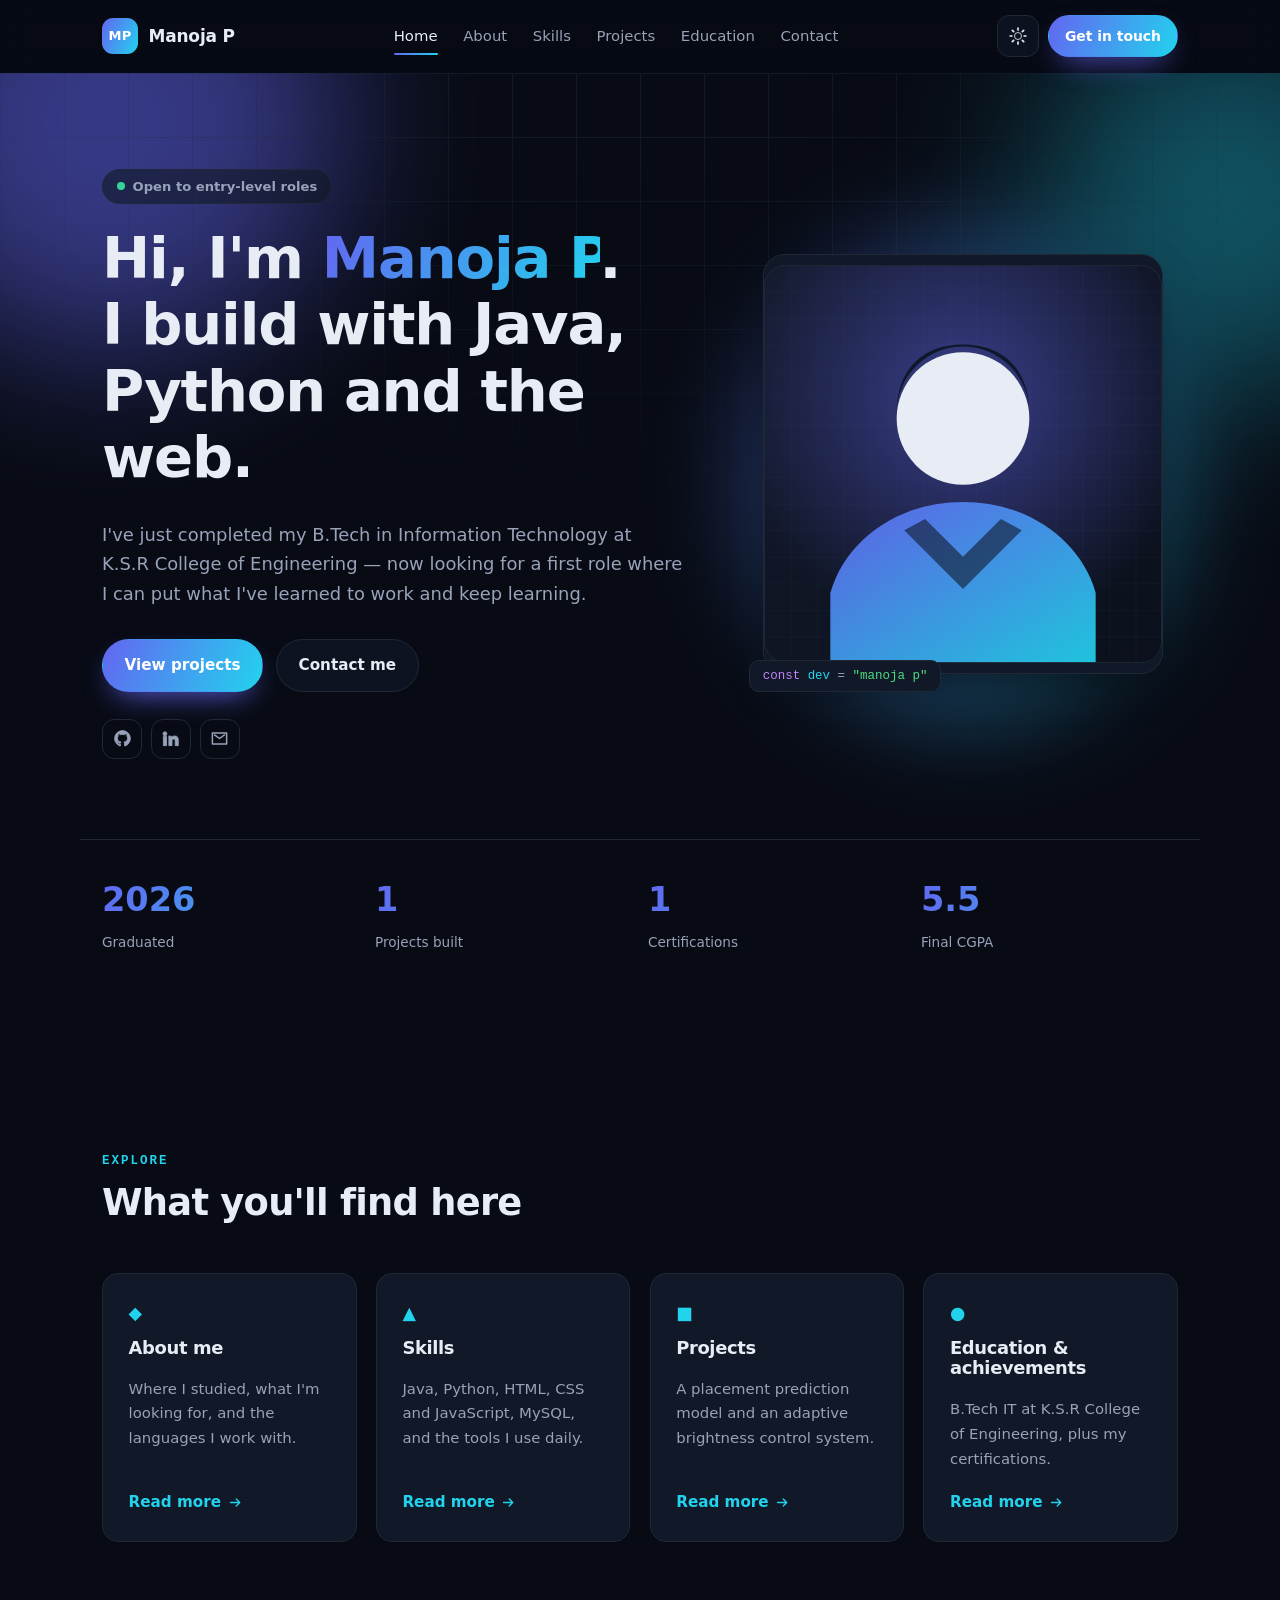
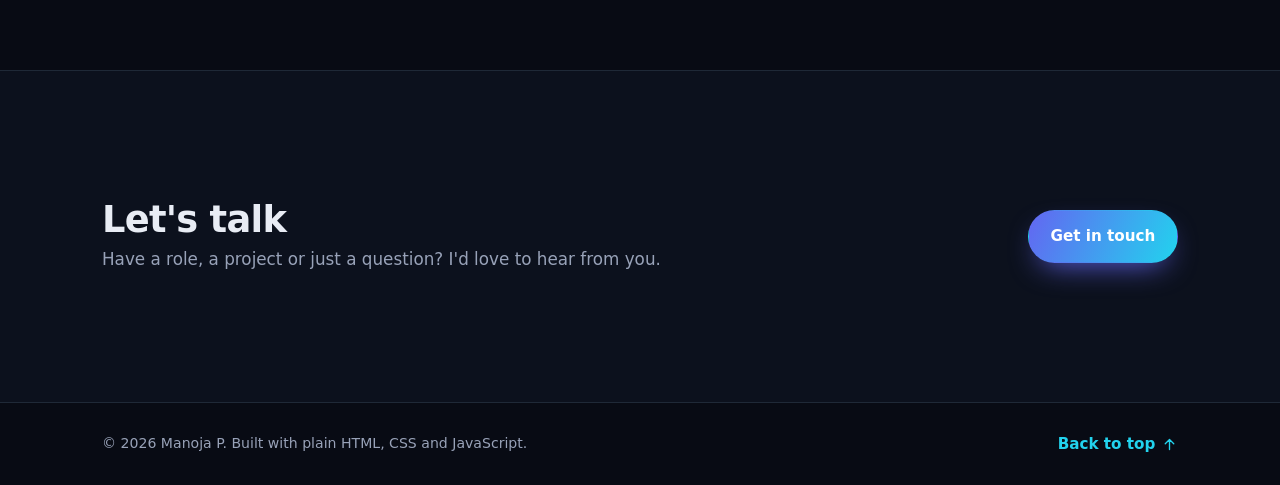
<file: index.html>
<!DOCTYPE html>
<html lang="en" data-theme="dark">
<head>
<meta charset="UTF-8" />
<meta name="viewport" content="width=device-width, initial-scale=1.0" />
<title>Manoja P — Information Technology Graduate &amp; Developer</title>
<meta name="description" content="Portfolio of Manoja P, an Information Technology graduate from Namakkal, Tamil Nadu, building with Java, Python and the web." />
<meta name="theme-color" content="#0b0f19" />

<meta property="og:type" content="website" />
<meta property="og:title" content="Manoja P — Information Technology Graduate &amp; Developer" />
<meta property="og:description" content="Portfolio of Manoja P, an Information Technology graduate from Namakkal, Tamil Nadu, building with Java, Python and the web." />
<!-- Live at GitHub Pages. If the site moves to another domain or the repo is
     renamed, update the four absolute URLs below (search for "SITE_URL"). -->
<meta property="og:url" content="https://manoja-p.github.io/portfolio/" />
<meta property="og:image" content="https://manoja-p.github.io/portfolio/assets/img/og-cover.png" />
<meta property="og:image:width" content="1200" />
<meta property="og:image:height" content="630" />
<meta property="og:image:alt" content="Manoja P — Information Technology Graduate" />
<meta name="twitter:card" content="summary_large_image" />
<meta name="twitter:title" content="Manoja P — Information Technology Graduate &amp; Developer" />
<meta name="twitter:description" content="Portfolio of Manoja P, an Information Technology graduate from Namakkal, Tamil Nadu, building with Java, Python and the web." />
<meta name="twitter:image" content="https://manoja-p.github.io/portfolio/assets/img/og-cover.png" />

<link rel="icon" href="assets/favicon.svg" type="image/svg+xml" />
<link rel="stylesheet" href="assets/css/base.css" />
<link rel="stylesheet" href="assets/css/sections.css" />
<link rel="stylesheet" href="assets/css/extras.css" />
<script>
  // Apply the saved theme before first paint to avoid a flash.
  try {
    var saved = localStorage.getItem("theme");
    if (saved) document.documentElement.dataset.theme = saved;
  } catch (e) {}
</script>
</head>
<body>
<a class="skip-link" href="#main">Skip to content</a>

<header class="site-header" id="header">
  <div class="wrap header-inner">
    <a class="brand" href="index.html" aria-label="Home">
      <span class="brand-mark" aria-hidden="true">MP</span>
      <span class="brand-text">Manoja&nbsp;P</span>
    </a>

    <nav class="nav" id="nav" aria-label="Primary">
      <a href="index.html" class="active" aria-current="page">Home</a>
      <a href="about.html">About</a>
      <a href="skills.html">Skills</a>
      <a href="projects.html">Projects</a>
      <a href="education.html">Education</a>
      <a href="contact.html">Contact</a>
    </nav>

    <div class="header-actions">
      <button class="icon-btn" id="theme-toggle" type="button" aria-label="Switch theme" aria-pressed="false">
        <svg class="i-sun" viewBox="0 0 24 24" aria-hidden="true"><circle cx="12" cy="12" r="4.2"/><g stroke-width="2" stroke-linecap="round"><path d="M12 2.5v2.2M12 19.3v2.2M2.5 12h2.2M19.3 12h2.2M5.2 5.2l1.6 1.6M17.2 17.2l1.6 1.6M18.8 5.2l-1.6 1.6M6.8 17.2l-1.6 1.6"/></g></svg>
        <svg class="i-moon" viewBox="0 0 24 24" aria-hidden="true"><path d="M20.5 14.6A8.6 8.6 0 0 1 9.4 3.5a8.6 8.6 0 1 0 11.1 11.1Z"/></svg>
      </button>
      <a class="btn btn-sm btn-primary hide-sm" href="contact.html">Get in touch</a>
      <button class="icon-btn menu-btn" id="menu-btn" type="button" aria-label="Open menu" aria-expanded="false" aria-controls="nav">
        <svg viewBox="0 0 24 24" aria-hidden="true"><g stroke-width="2" stroke-linecap="round"><path d="M4 7h16M4 12h16M4 17h16"/></g></svg>
      </button>
    </div>
  </div>
</header>

<main id="main">
<span id="top"></span>

<section class="hero">
  <div class="hero-bg" aria-hidden="true">
    <span class="orb orb-1"></span>
    <span class="orb orb-2"></span>
    <span class="grid-lines"></span>
  </div>

  <div class="wrap hero-inner">
    <div class="hero-copy">
      <p class="eyebrow"><span class="dot"></span> Open to entry-level roles</p>
      <h1>Hi, I'm <span class="grad">Manoja P</span>.<br />I build with Java, Python and the web.</h1>
      <p class="lede">
        I've just completed my B.Tech in Information Technology at K.S.R College
        of Engineering — now looking for a first role where I can put what I've
        learned to work and keep learning.
      </p>

      <div class="cta-row">
        <a class="btn btn-primary" href="projects.html">View projects</a>
        <a class="btn btn-ghost" href="contact.html">Contact me</a>
      </div>

      <ul class="socials" aria-label="Social links">
          <li><a href="https://github.com/MANOJA-P" aria-label="GitHub" target="_blank" rel="noopener">
            <svg viewBox="0 0 24 24" aria-hidden="true"><path d="M12 2a10 10 0 0 0-3.16 19.49c.5.09.68-.22.68-.48v-1.7c-2.78.6-3.37-1.34-3.37-1.34-.45-1.16-1.11-1.47-1.11-1.47-.91-.62.07-.61.07-.61 1 .07 1.53 1.03 1.53 1.03.89 1.53 2.34 1.09 2.91.83.09-.65.35-1.09.63-1.34-2.22-.25-4.56-1.11-4.56-4.95 0-1.09.39-1.98 1.03-2.68-.1-.25-.45-1.27.1-2.65 0 0 .84-.27 2.75 1.02a9.5 9.5 0 0 1 5 0c1.91-1.29 2.75-1.02 2.75-1.02.55 1.38.2 2.4.1 2.65.64.7 1.03 1.59 1.03 2.68 0 3.85-2.34 4.7-4.57 4.94.36.31.68.92.68 1.85v2.74c0 .27.18.58.69.48A10 10 0 0 0 12 2Z"/></svg>
          </a></li>
          <li><a href="https://linkedin.com/in/manoja-palaniyappan-9a4b27265/" aria-label="LinkedIn" target="_blank" rel="noopener">
            <svg viewBox="0 0 24 24" aria-hidden="true"><path d="M4.98 3.5a2.5 2.5 0 1 1 0 5 2.5 2.5 0 0 1 0-5ZM3 9h4v12H3V9Zm6.5 0h3.8v1.7h.05c.53-.95 1.83-1.95 3.77-1.95 4.03 0 4.78 2.5 4.78 5.75V21h-4v-5.4c0-1.3-.03-2.95-1.85-2.95-1.85 0-2.13 1.4-2.13 2.86V21h-4V9Z"/></svg>
          </a></li>
          <li><a href="mailto:ceitmanoja26@gmail.com" aria-label="Email">
            <svg viewBox="0 0 24 24" aria-hidden="true"><path d="M3 5h18v14H3V5Zm2.2 2 6.8 5 6.8-5" fill="none" stroke-width="1.9" stroke-linejoin="round"/></svg>
          </a></li>
        </ul>
    </div>

    <div class="hero-visual">
      <div class="avatar-card">
        <img src="assets/img/avatar.svg" alt="Placeholder portrait for Manoja P" width="420" height="420" />
        <div class="code-chip" aria-hidden="true">
          <span class="c-key">const</span> <span class="c-var">dev</span> <span class="c-op">=</span> <span class="c-str">"manoja p"</span>
        </div>
      </div>
    </div>
  </div>

  <div class="stats wrap" aria-label="Highlights">
    <div class="stat reveal"><strong>2026</strong><span>Graduated</span></div>
    <div class="stat reveal"><strong data-count="2">0</strong><span>Projects built</span></div>
    <div class="stat reveal"><strong data-count="2">0</strong><span>Certifications</span></div>
    <div class="stat reveal"><strong data-count="7.7" data-decimals="1">0</strong><span>Final CGPA</span></div>
  </div>
</section>

<section class="section">
  <div class="wrap">
    <header class="section-head reveal">
      <p class="kicker">Explore</p>
      <h2>What you'll find here</h2>
    </header>

    <div class="explore-grid">
      <article class="card explore-card reveal">
        <span class="ico" aria-hidden="true">◆</span>
        <h3>About me</h3>
        <p>Where I studied, what I'm looking for, and the languages I work with.</p>
        <a class="text-link" href="about.html">Read more <svg viewBox="0 0 24 24" aria-hidden="true"><path d="M5 12h13m0 0-5-5m5 5-5 5" fill="none" stroke-width="1.9" stroke-linecap="round" stroke-linejoin="round"/></svg></a>
      </article>
      <article class="card explore-card reveal">
        <span class="ico" aria-hidden="true">▲</span>
        <h3>Skills</h3>
        <p>Java, Python, HTML, CSS and JavaScript, MySQL, and the tools I use daily.</p>
        <a class="text-link" href="skills.html">Read more <svg viewBox="0 0 24 24" aria-hidden="true"><path d="M5 12h13m0 0-5-5m5 5-5 5" fill="none" stroke-width="1.9" stroke-linecap="round" stroke-linejoin="round"/></svg></a>
      </article>
      <article class="card explore-card reveal">
        <span class="ico" aria-hidden="true">■</span>
        <h3>Projects</h3>
        <p>A placement prediction model and an adaptive brightness control system.</p>
        <a class="text-link" href="projects.html">Read more <svg viewBox="0 0 24 24" aria-hidden="true"><path d="M5 12h13m0 0-5-5m5 5-5 5" fill="none" stroke-width="1.9" stroke-linecap="round" stroke-linejoin="round"/></svg></a>
      </article>
      <article class="card explore-card reveal">
        <span class="ico" aria-hidden="true">●</span>
        <h3>Education &amp; achievements</h3>
        <p>B.Tech IT at K.S.R College of Engineering, plus my certifications.</p>
        <a class="text-link" href="education.html">Read more <svg viewBox="0 0 24 24" aria-hidden="true"><path d="M5 12h13m0 0-5-5m5 5-5 5" fill="none" stroke-width="1.9" stroke-linecap="round" stroke-linejoin="round"/></svg></a>
      </article>
    </div>
  </div>
</section>

<section class="section cta-band">
  <div class="wrap cta-inner">
    <div>
      <h2>Let's talk</h2>
      <p class="lede">Have a role, a project or just a question? I'd love to hear from you.</p>
    </div>
    <a class="btn btn-primary" href="contact.html">Get in touch</a>
  </div>
</section>
</main>

<footer class="site-footer">
  <div class="wrap footer-inner">
    <p>© <span id="year">2026</span> Manoja P. Built with plain HTML, CSS and JavaScript.</p>
    <a href="#top" class="text-link">Back to top
      <svg viewBox="0 0 24 24" aria-hidden="true"><path d="M12 19V5m0 0-6 6m6-6 6 6" fill="none" stroke-width="1.9" stroke-linecap="round" stroke-linejoin="round"/></svg>
    </a>
  </div>
</footer>

<script src="assets/js/main.js"></script>
</body>
</html>
</file>
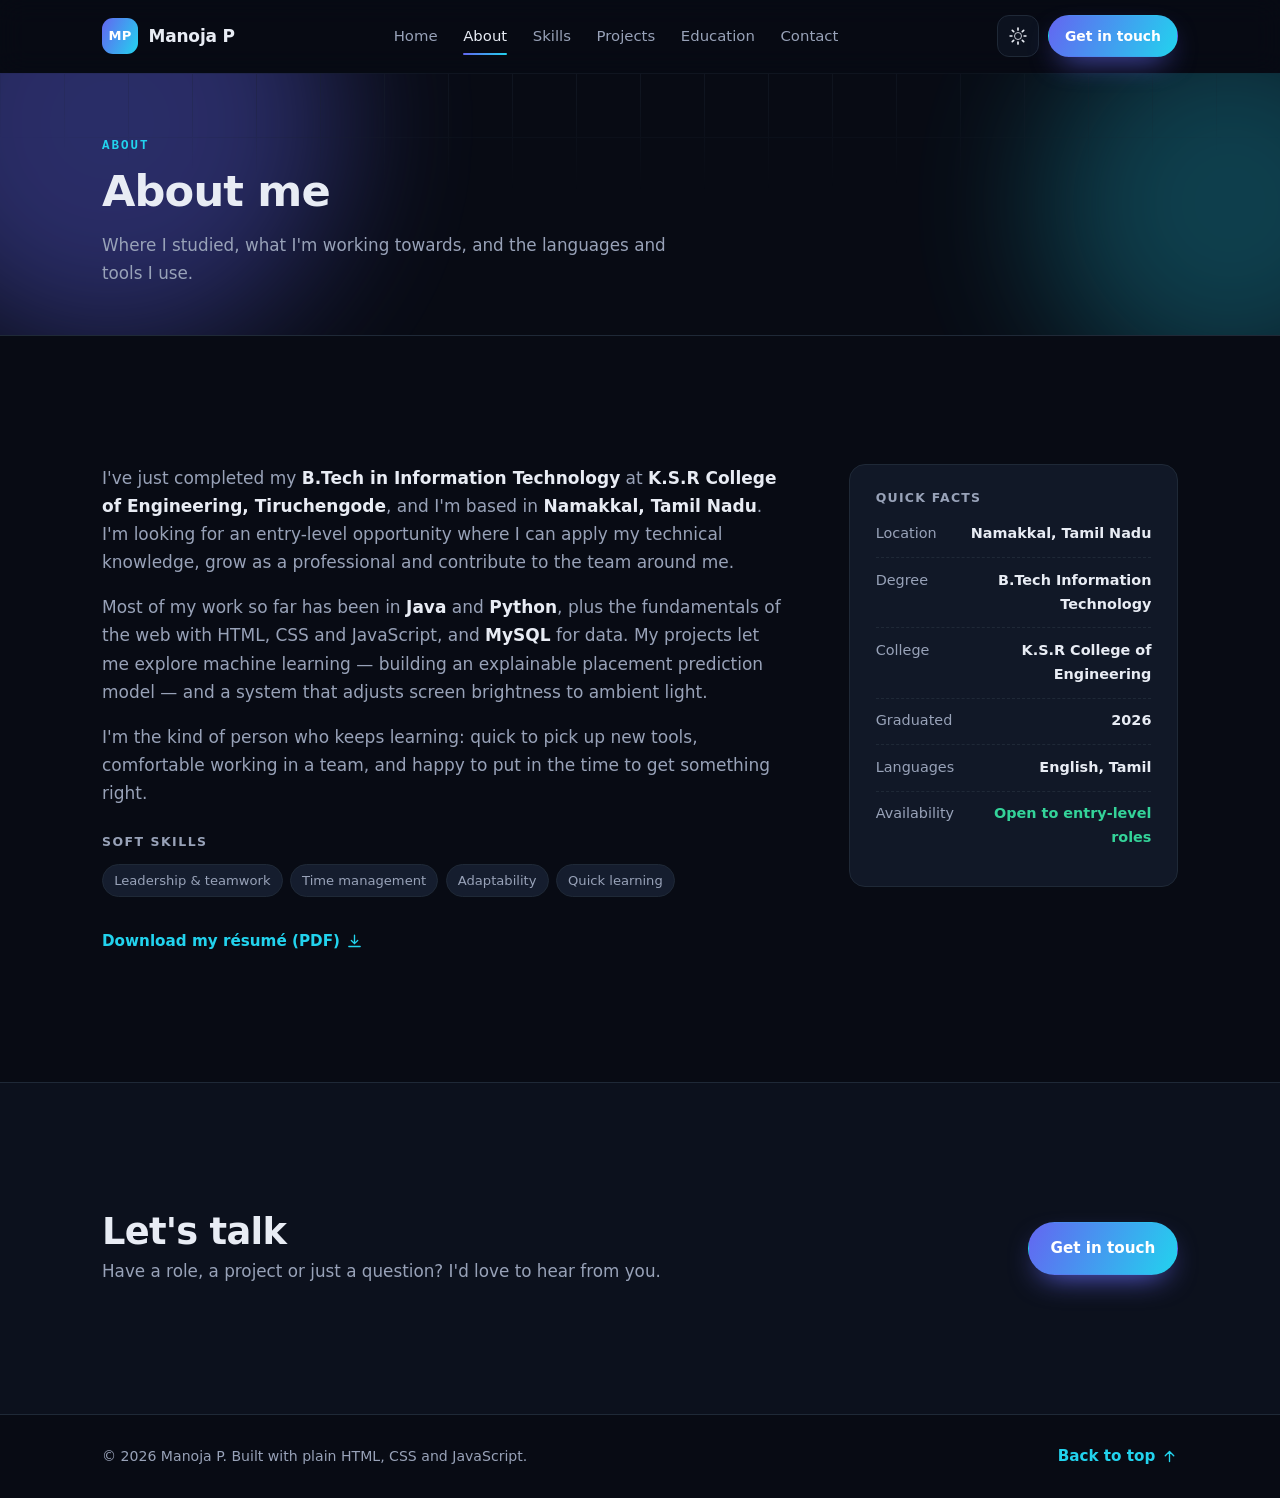
<file: about.html>
<!DOCTYPE html>
<html lang="en" data-theme="dark">
<head>
<meta charset="UTF-8" />
<meta name="viewport" content="width=device-width, initial-scale=1.0" />
<title>About — Manoja P</title>
<meta name="description" content="About Manoja P, an Information Technology graduate of K.S.R College of Engineering, Namakkal." />
<meta name="theme-color" content="#0b0f19" />

<meta property="og:type" content="website" />
<meta property="og:title" content="About — Manoja P" />
<meta property="og:description" content="About Manoja P, an Information Technology graduate of K.S.R College of Engineering, Namakkal." />
<!-- Live at GitHub Pages. If the site moves to another domain or the repo is
     renamed, update the four absolute URLs below (search for "SITE_URL"). -->
<meta property="og:url" content="https://manoja-p.github.io/portfolio/" />
<meta property="og:image" content="https://manoja-p.github.io/portfolio/assets/img/og-cover.png" />
<meta property="og:image:width" content="1200" />
<meta property="og:image:height" content="630" />
<meta property="og:image:alt" content="Manoja P — Information Technology Graduate" />
<meta name="twitter:card" content="summary_large_image" />
<meta name="twitter:title" content="About — Manoja P" />
<meta name="twitter:description" content="About Manoja P, an Information Technology graduate of K.S.R College of Engineering, Namakkal." />
<meta name="twitter:image" content="https://manoja-p.github.io/portfolio/assets/img/og-cover.png" />

<link rel="icon" href="assets/favicon.svg" type="image/svg+xml" />
<link rel="stylesheet" href="assets/css/base.css" />
<link rel="stylesheet" href="assets/css/sections.css" />
<link rel="stylesheet" href="assets/css/extras.css" />
<script>
  // Apply the saved theme before first paint to avoid a flash.
  try {
    var saved = localStorage.getItem("theme");
    if (saved) document.documentElement.dataset.theme = saved;
  } catch (e) {}
</script>
</head>
<body>
<a class="skip-link" href="#main">Skip to content</a>

<header class="site-header" id="header">
  <div class="wrap header-inner">
    <a class="brand" href="index.html" aria-label="Home">
      <span class="brand-mark" aria-hidden="true">MP</span>
      <span class="brand-text">Manoja&nbsp;P</span>
    </a>

    <nav class="nav" id="nav" aria-label="Primary">
      <a href="index.html">Home</a>
      <a href="about.html" class="active" aria-current="page">About</a>
      <a href="skills.html">Skills</a>
      <a href="projects.html">Projects</a>
      <a href="education.html">Education</a>
      <a href="contact.html">Contact</a>
    </nav>

    <div class="header-actions">
      <button class="icon-btn" id="theme-toggle" type="button" aria-label="Switch theme" aria-pressed="false">
        <svg class="i-sun" viewBox="0 0 24 24" aria-hidden="true"><circle cx="12" cy="12" r="4.2"/><g stroke-width="2" stroke-linecap="round"><path d="M12 2.5v2.2M12 19.3v2.2M2.5 12h2.2M19.3 12h2.2M5.2 5.2l1.6 1.6M17.2 17.2l1.6 1.6M18.8 5.2l-1.6 1.6M6.8 17.2l-1.6 1.6"/></g></svg>
        <svg class="i-moon" viewBox="0 0 24 24" aria-hidden="true"><path d="M20.5 14.6A8.6 8.6 0 0 1 9.4 3.5a8.6 8.6 0 1 0 11.1 11.1Z"/></svg>
      </button>
      <a class="btn btn-sm btn-primary hide-sm" href="contact.html">Get in touch</a>
      <button class="icon-btn menu-btn" id="menu-btn" type="button" aria-label="Open menu" aria-expanded="false" aria-controls="nav">
        <svg viewBox="0 0 24 24" aria-hidden="true"><g stroke-width="2" stroke-linecap="round"><path d="M4 7h16M4 12h16M4 17h16"/></g></svg>
      </button>
    </div>
  </div>
</header>

<main id="main">
<span id="top"></span>

<section class="page-hero">
  <div class="hero-bg" aria-hidden="true">
    <span class="orb orb-1"></span>
    <span class="orb orb-2"></span>
    <span class="grid-lines"></span>
  </div>
  <div class="wrap">
    <p class="kicker">About</p>
    <h1>About me</h1>
    <p class="lede">Where I studied, what I'm working towards, and the languages and tools I use.</p>
  </div>
</section>

<section class="section">
  <div class="wrap about-grid">
    <div class="about-text reveal">
      <p>
        I've just completed my <strong>B.Tech in Information Technology</strong> at
        <strong>K.S.R College of Engineering, Tiruchengode</strong>, and I'm based
        in <strong>Namakkal, Tamil Nadu</strong>. I'm looking for an entry-level
        opportunity where I can apply my technical knowledge, grow as
        a professional and contribute to the team around me.
      </p>
      <p>
        Most of my work so far has been in <strong>Java</strong> and
        <strong>Python</strong>, plus the fundamentals of the web with HTML, CSS
        and JavaScript, and <strong>MySQL</strong> for data. My projects let me
        explore machine learning — building an explainable placement prediction
        model — and a system that adjusts screen brightness to ambient light.
      </p>
      <p>
        I'm the kind of person who keeps learning: quick to pick up new tools,
        comfortable working in a team, and happy to put in the time to get
        something right.
      </p>

      <p class="soft-skills-label">Soft skills</p>
      <ul class="tags">
            <li>Leadership &amp; teamwork</li><li>Time management</li>
            <li>Adaptability</li><li>Quick learning</li>
          </ul>

      <p class="cv-line">
        <a class="text-link" href="assets/Manoja-P-Resume.pdf" download>
          Download my résumé (PDF) <svg viewBox="0 0 24 24" aria-hidden="true"><path d="M12 3v12m0 0 4.5-4.5M12 15l-4.5-4.5M4 19h16" fill="none" stroke-width="1.9" stroke-linecap="round" stroke-linejoin="round"/></svg>
        </a>
      </p>
    </div>

    <aside class="about-facts reveal">
          <h3>Quick facts</h3>
          <dl>
            <div><dt>Location</dt><dd>Namakkal, Tamil Nadu</dd></div>
            <div><dt>Degree</dt><dd>B.Tech Information Technology</dd></div>
            <div><dt>College</dt><dd>K.S.R College of Engineering</dd></div>
            <div><dt>Graduated</dt><dd>2026</dd></div>
            <div><dt>Languages</dt><dd>English, Tamil</dd></div>
            <div><dt>Availability</dt><dd><span class="pill-ok">Open to entry-level roles</span></dd></div>
          </dl>
        </aside>
  </div>
</section>

<section class="section cta-band">
  <div class="wrap cta-inner">
    <div>
      <h2>Let's talk</h2>
      <p class="lede">Have a role, a project or just a question? I'd love to hear from you.</p>
    </div>
    <a class="btn btn-primary" href="contact.html">Get in touch</a>
  </div>
</section>
</main>

<footer class="site-footer">
  <div class="wrap footer-inner">
    <p>© <span id="year">2026</span> Manoja P. Built with plain HTML, CSS and JavaScript.</p>
    <a href="#top" class="text-link">Back to top
      <svg viewBox="0 0 24 24" aria-hidden="true"><path d="M12 19V5m0 0-6 6m6-6 6 6" fill="none" stroke-width="1.9" stroke-linecap="round" stroke-linejoin="round"/></svg>
    </a>
  </div>
</footer>

<script src="assets/js/main.js"></script>
</body>
</html>
</file>
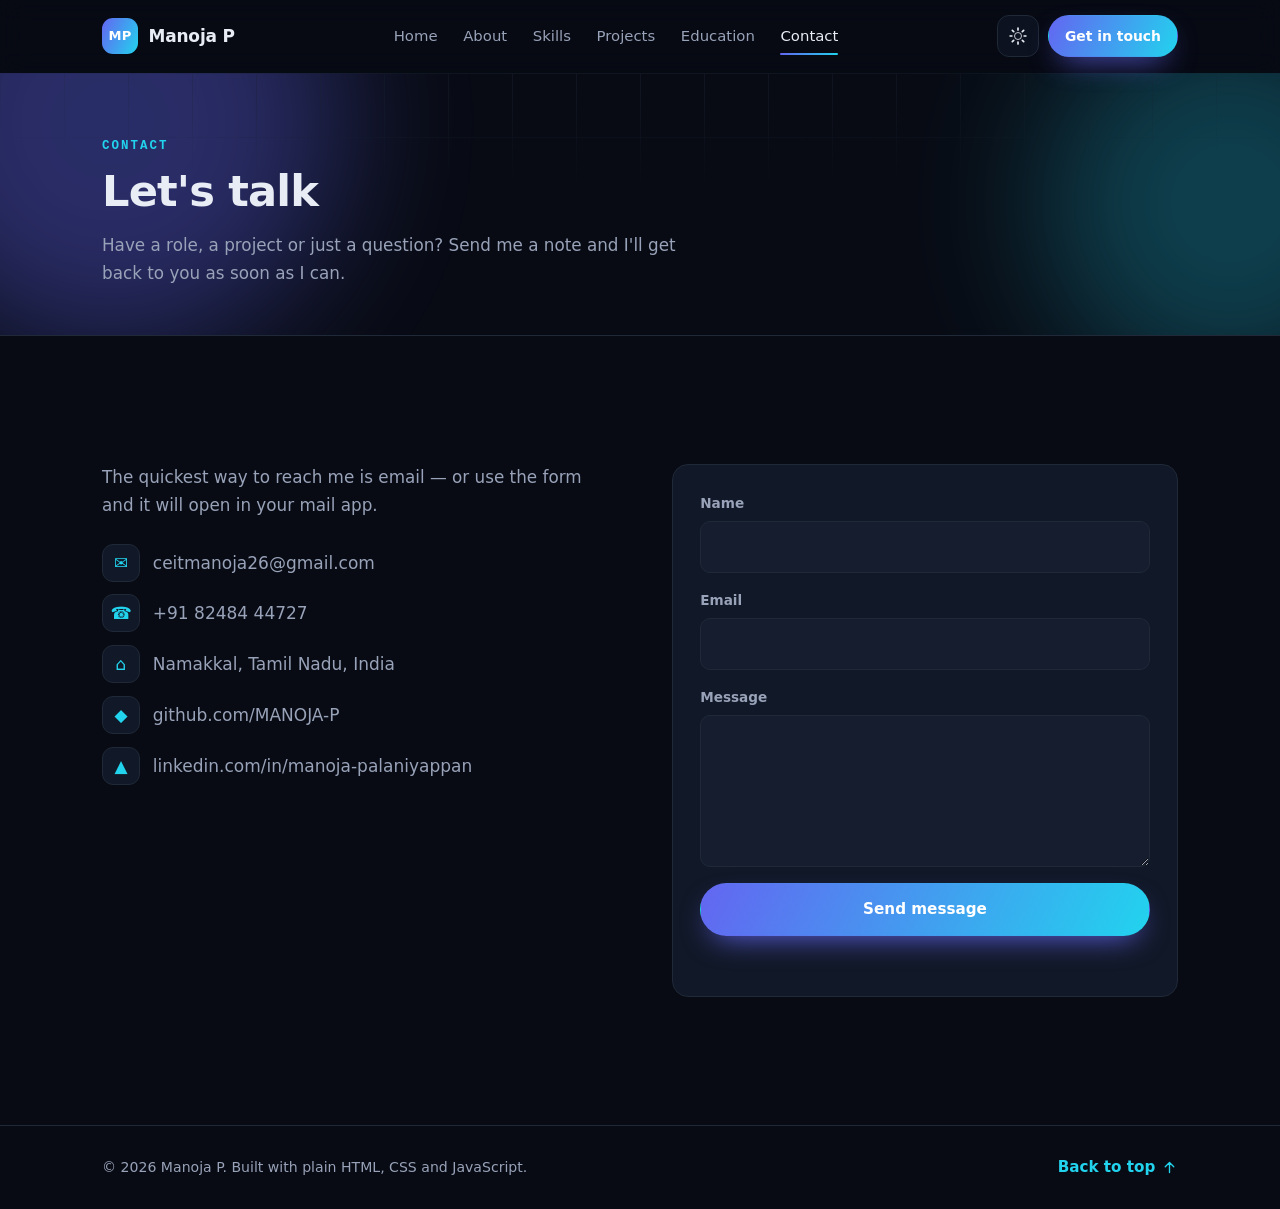
<file: contact.html>
<!DOCTYPE html>
<html lang="en" data-theme="dark">
<head>
<meta charset="UTF-8" />
<meta name="viewport" content="width=device-width, initial-scale=1.0" />
<title>Contact — Manoja P</title>
<meta name="description" content="Contact Manoja P by email, phone or the contact form." />
<meta name="theme-color" content="#0b0f19" />

<meta property="og:type" content="website" />
<meta property="og:title" content="Contact — Manoja P" />
<meta property="og:description" content="Contact Manoja P by email, phone or the contact form." />
<!-- Live at GitHub Pages. If the site moves to another domain or the repo is
     renamed, update the four absolute URLs below (search for "SITE_URL"). -->
<meta property="og:url" content="https://manoja-p.github.io/portfolio/" />
<meta property="og:image" content="https://manoja-p.github.io/portfolio/assets/img/og-cover.png" />
<meta property="og:image:width" content="1200" />
<meta property="og:image:height" content="630" />
<meta property="og:image:alt" content="Manoja P — Information Technology Graduate" />
<meta name="twitter:card" content="summary_large_image" />
<meta name="twitter:title" content="Contact — Manoja P" />
<meta name="twitter:description" content="Contact Manoja P by email, phone or the contact form." />
<meta name="twitter:image" content="https://manoja-p.github.io/portfolio/assets/img/og-cover.png" />

<link rel="icon" href="assets/favicon.svg" type="image/svg+xml" />
<link rel="stylesheet" href="assets/css/base.css" />
<link rel="stylesheet" href="assets/css/sections.css" />
<link rel="stylesheet" href="assets/css/extras.css" />
<script>
  // Apply the saved theme before first paint to avoid a flash.
  try {
    var saved = localStorage.getItem("theme");
    if (saved) document.documentElement.dataset.theme = saved;
  } catch (e) {}
</script>
</head>
<body>
<a class="skip-link" href="#main">Skip to content</a>

<header class="site-header" id="header">
  <div class="wrap header-inner">
    <a class="brand" href="index.html" aria-label="Home">
      <span class="brand-mark" aria-hidden="true">MP</span>
      <span class="brand-text">Manoja&nbsp;P</span>
    </a>

    <nav class="nav" id="nav" aria-label="Primary">
      <a href="index.html">Home</a>
      <a href="about.html">About</a>
      <a href="skills.html">Skills</a>
      <a href="projects.html">Projects</a>
      <a href="education.html">Education</a>
      <a href="contact.html" class="active" aria-current="page">Contact</a>
    </nav>

    <div class="header-actions">
      <button class="icon-btn" id="theme-toggle" type="button" aria-label="Switch theme" aria-pressed="false">
        <svg class="i-sun" viewBox="0 0 24 24" aria-hidden="true"><circle cx="12" cy="12" r="4.2"/><g stroke-width="2" stroke-linecap="round"><path d="M12 2.5v2.2M12 19.3v2.2M2.5 12h2.2M19.3 12h2.2M5.2 5.2l1.6 1.6M17.2 17.2l1.6 1.6M18.8 5.2l-1.6 1.6M6.8 17.2l-1.6 1.6"/></g></svg>
        <svg class="i-moon" viewBox="0 0 24 24" aria-hidden="true"><path d="M20.5 14.6A8.6 8.6 0 0 1 9.4 3.5a8.6 8.6 0 1 0 11.1 11.1Z"/></svg>
      </button>
      <a class="btn btn-sm btn-primary hide-sm" href="contact.html">Get in touch</a>
      <button class="icon-btn menu-btn" id="menu-btn" type="button" aria-label="Open menu" aria-expanded="false" aria-controls="nav">
        <svg viewBox="0 0 24 24" aria-hidden="true"><g stroke-width="2" stroke-linecap="round"><path d="M4 7h16M4 12h16M4 17h16"/></g></svg>
      </button>
    </div>
  </div>
</header>

<main id="main">
<span id="top"></span>

<section class="page-hero">
  <div class="hero-bg" aria-hidden="true">
    <span class="orb orb-1"></span>
    <span class="orb orb-2"></span>
    <span class="grid-lines"></span>
  </div>
  <div class="wrap">
    <p class="kicker">Contact</p>
    <h1>Let's talk</h1>
    <p class="lede">Have a role, a project or just a question? Send me a note and I'll get back to you as soon as I can.</p>
  </div>
</section>

<section class="section">
  <div class="wrap contact-grid">
    <div class="contact-copy reveal">
      <p class="lede">The quickest way to reach me is email — or use the form and it will open in your mail app.</p>
      <ul class="contact-list">
          <li>
            <span class="ico" aria-hidden="true">✉</span>
            <a href="mailto:ceitmanoja26@gmail.com">ceitmanoja26@gmail.com</a>
          </li>
          <li>
            <span class="ico" aria-hidden="true">☎</span>
            <a href="tel:+918248444727">+91 82484 44727</a>
          </li>
          <li>
            <span class="ico" aria-hidden="true">⌂</span>
            <span>Namakkal, Tamil Nadu, India</span>
          </li>
          <li>
            <span class="ico" aria-hidden="true">◆</span>
            <a href="https://github.com/MANOJA-P" target="_blank" rel="noopener">github.com/MANOJA-P</a>
          </li>
          <li>
            <span class="ico" aria-hidden="true">▲</span>
            <a href="https://linkedin.com/in/manoja-palaniyappan-9a4b27265/" target="_blank" rel="noopener">linkedin.com/in/manoja-palaniyappan</a>
          </li>
        </ul>
    </div>

    <form class="contact-form reveal" id="contact-form" data-mailto="ceitmanoja26@gmail.com" novalidate>
        <div class="field">
          <label for="name">Name</label>
          <input id="name" name="name" type="text" autocomplete="name" required />
        </div>
        <div class="field">
          <label for="email">Email</label>
          <input id="email" name="email" type="email" autocomplete="email" required />
        </div>
        <div class="field">
          <label for="message">Message</label>
          <textarea id="message" name="message" rows="5" required></textarea>
        </div>
        <button class="btn btn-primary" type="submit">Send message</button>
        <p class="form-note" id="form-note" role="status" aria-live="polite"></p>
      </form>
  </div>
</section>
</main>

<footer class="site-footer">
  <div class="wrap footer-inner">
    <p>© <span id="year">2026</span> Manoja P. Built with plain HTML, CSS and JavaScript.</p>
    <a href="#top" class="text-link">Back to top
      <svg viewBox="0 0 24 24" aria-hidden="true"><path d="M12 19V5m0 0-6 6m6-6 6 6" fill="none" stroke-width="1.9" stroke-linecap="round" stroke-linejoin="round"/></svg>
    </a>
  </div>
</footer>

<script src="assets/js/main.js"></script>
</body>
</html>
</file>
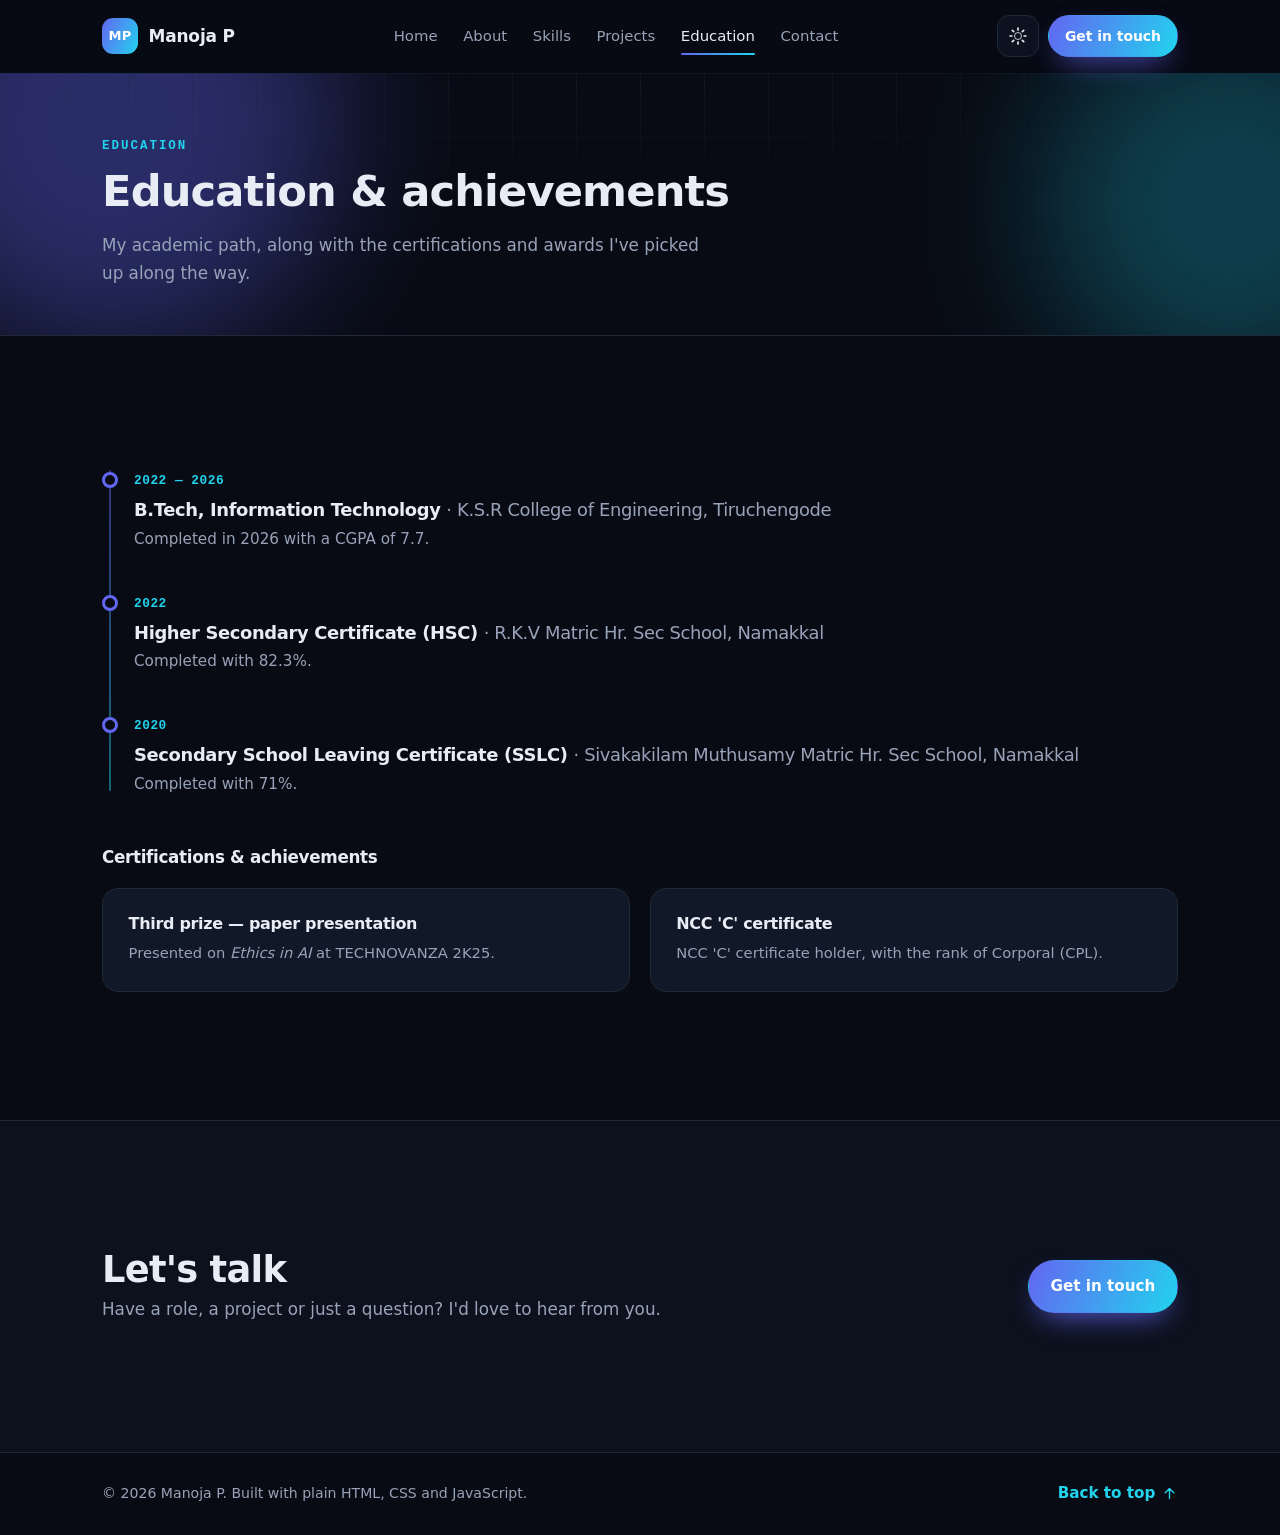
<file: education.html>
<!DOCTYPE html>
<html lang="en" data-theme="dark">
<head>
<meta charset="UTF-8" />
<meta name="viewport" content="width=device-width, initial-scale=1.0" />
<title>Education — Manoja P</title>
<meta name="description" content="Education and achievements of Manoja P: B.Tech Information Technology, HSC and SSLC, plus certifications." />
<meta name="theme-color" content="#0b0f19" />

<meta property="og:type" content="website" />
<meta property="og:title" content="Education — Manoja P" />
<meta property="og:description" content="Education and achievements of Manoja P: B.Tech Information Technology, HSC and SSLC, plus certifications." />
<!-- Live at GitHub Pages. If the site moves to another domain or the repo is
     renamed, update the four absolute URLs below (search for "SITE_URL"). -->
<meta property="og:url" content="https://manoja-p.github.io/portfolio/" />
<meta property="og:image" content="https://manoja-p.github.io/portfolio/assets/img/og-cover.png" />
<meta property="og:image:width" content="1200" />
<meta property="og:image:height" content="630" />
<meta property="og:image:alt" content="Manoja P — Information Technology Graduate" />
<meta name="twitter:card" content="summary_large_image" />
<meta name="twitter:title" content="Education — Manoja P" />
<meta name="twitter:description" content="Education and achievements of Manoja P: B.Tech Information Technology, HSC and SSLC, plus certifications." />
<meta name="twitter:image" content="https://manoja-p.github.io/portfolio/assets/img/og-cover.png" />

<link rel="icon" href="assets/favicon.svg" type="image/svg+xml" />
<link rel="stylesheet" href="assets/css/base.css" />
<link rel="stylesheet" href="assets/css/sections.css" />
<link rel="stylesheet" href="assets/css/extras.css" />
<script>
  // Apply the saved theme before first paint to avoid a flash.
  try {
    var saved = localStorage.getItem("theme");
    if (saved) document.documentElement.dataset.theme = saved;
  } catch (e) {}
</script>
</head>
<body>
<a class="skip-link" href="#main">Skip to content</a>

<header class="site-header" id="header">
  <div class="wrap header-inner">
    <a class="brand" href="index.html" aria-label="Home">
      <span class="brand-mark" aria-hidden="true">MP</span>
      <span class="brand-text">Manoja&nbsp;P</span>
    </a>

    <nav class="nav" id="nav" aria-label="Primary">
      <a href="index.html">Home</a>
      <a href="about.html">About</a>
      <a href="skills.html">Skills</a>
      <a href="projects.html">Projects</a>
      <a href="education.html" class="active" aria-current="page">Education</a>
      <a href="contact.html">Contact</a>
    </nav>

    <div class="header-actions">
      <button class="icon-btn" id="theme-toggle" type="button" aria-label="Switch theme" aria-pressed="false">
        <svg class="i-sun" viewBox="0 0 24 24" aria-hidden="true"><circle cx="12" cy="12" r="4.2"/><g stroke-width="2" stroke-linecap="round"><path d="M12 2.5v2.2M12 19.3v2.2M2.5 12h2.2M19.3 12h2.2M5.2 5.2l1.6 1.6M17.2 17.2l1.6 1.6M18.8 5.2l-1.6 1.6M6.8 17.2l-1.6 1.6"/></g></svg>
        <svg class="i-moon" viewBox="0 0 24 24" aria-hidden="true"><path d="M20.5 14.6A8.6 8.6 0 0 1 9.4 3.5a8.6 8.6 0 1 0 11.1 11.1Z"/></svg>
      </button>
      <a class="btn btn-sm btn-primary hide-sm" href="contact.html">Get in touch</a>
      <button class="icon-btn menu-btn" id="menu-btn" type="button" aria-label="Open menu" aria-expanded="false" aria-controls="nav">
        <svg viewBox="0 0 24 24" aria-hidden="true"><g stroke-width="2" stroke-linecap="round"><path d="M4 7h16M4 12h16M4 17h16"/></g></svg>
      </button>
    </div>
  </div>
</header>

<main id="main">
<span id="top"></span>

<section class="page-hero">
  <div class="hero-bg" aria-hidden="true">
    <span class="orb orb-1"></span>
    <span class="orb orb-2"></span>
    <span class="grid-lines"></span>
  </div>
  <div class="wrap">
    <p class="kicker">Education</p>
    <h1>Education &amp; achievements</h1>
    <p class="lede">My academic path, along with the certifications and awards I've picked up along the way.</p>
  </div>
</section>

<section class="section">
  <div class="wrap">
    <ol class="timeline">
        <li class="reveal">
          <span class="when">2022 — 2026</span>
          <div class="what">
            <h3>B.Tech, Information Technology <span class="at">· K.S.R College of Engineering, Tiruchengode</span></h3>
            <p>Completed in 2026 with a CGPA of 7.7.</p>
          </div>
        </li>
        <li class="reveal">
          <span class="when">2022</span>
          <div class="what">
            <h3>Higher Secondary Certificate (HSC) <span class="at">· R.K.V Matric Hr. Sec School, Namakkal</span></h3>
            <p>Completed with 82.3%.</p>
          </div>
        </li>
        <li class="reveal">
          <span class="when">2020</span>
          <div class="what">
            <h3>Secondary School Leaving Certificate (SSLC) <span class="at">· Sivakakilam Muthusamy Matric Hr. Sec School, Namakkal</span></h3>
            <p>Completed with 71%.</p>
          </div>
        </li>
      </ol>

    <h3 class="subhead reveal">Certifications &amp; achievements</h3>
    <div class="awards-grid">
        <article class="card reveal">
          <h3>Third prize — paper presentation</h3>
          <p>Presented on <em>Ethics in AI</em> at TECHNOVANZA 2K25.</p>
        </article>
        <article class="card reveal">
          <h3>NCC 'C' certificate</h3>
          <p>NCC 'C' certificate holder, with the rank of Corporal (CPL).</p>
        </article>
      </div>
  </div>
</section>

<section class="section cta-band">
  <div class="wrap cta-inner">
    <div>
      <h2>Let's talk</h2>
      <p class="lede">Have a role, a project or just a question? I'd love to hear from you.</p>
    </div>
    <a class="btn btn-primary" href="contact.html">Get in touch</a>
  </div>
</section>
</main>

<footer class="site-footer">
  <div class="wrap footer-inner">
    <p>© <span id="year">2026</span> Manoja P. Built with plain HTML, CSS and JavaScript.</p>
    <a href="#top" class="text-link">Back to top
      <svg viewBox="0 0 24 24" aria-hidden="true"><path d="M12 19V5m0 0-6 6m6-6 6 6" fill="none" stroke-width="1.9" stroke-linecap="round" stroke-linejoin="round"/></svg>
    </a>
  </div>
</footer>

<script src="assets/js/main.js"></script>
</body>
</html>
</file>
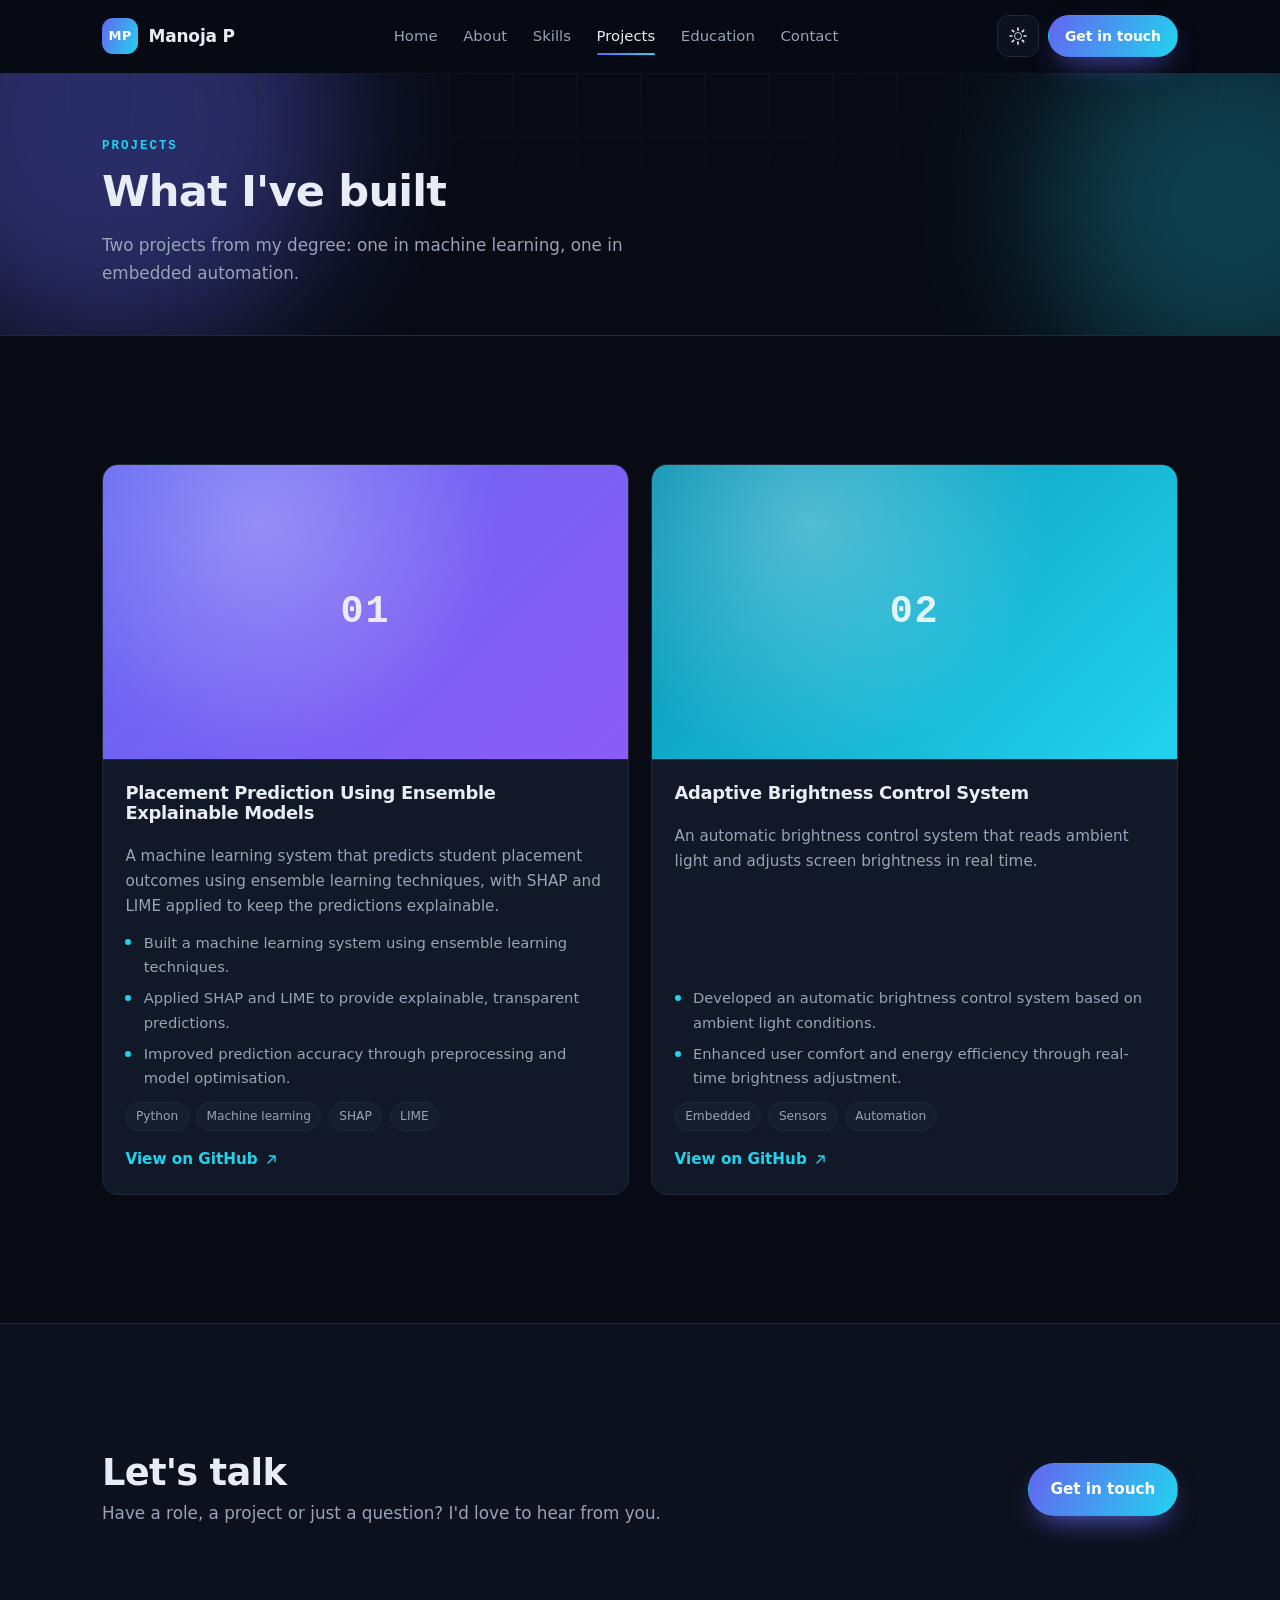
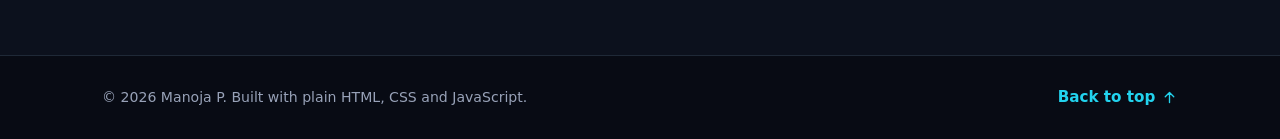
<file: projects.html>
<!DOCTYPE html>
<html lang="en" data-theme="dark">
<head>
<meta charset="UTF-8" />
<meta name="viewport" content="width=device-width, initial-scale=1.0" />
<title>Projects — Manoja P</title>
<meta name="description" content="Projects by Manoja P: an explainable placement prediction model and an adaptive brightness control system." />
<meta name="theme-color" content="#0b0f19" />

<meta property="og:type" content="website" />
<meta property="og:title" content="Projects — Manoja P" />
<meta property="og:description" content="Projects by Manoja P: an explainable placement prediction model and an adaptive brightness control system." />
<!-- Live at GitHub Pages. If the site moves to another domain or the repo is
     renamed, update the four absolute URLs below (search for "SITE_URL"). -->
<meta property="og:url" content="https://manoja-p.github.io/portfolio/" />
<meta property="og:image" content="https://manoja-p.github.io/portfolio/assets/img/og-cover.png" />
<meta property="og:image:width" content="1200" />
<meta property="og:image:height" content="630" />
<meta property="og:image:alt" content="Manoja P — Information Technology Graduate" />
<meta name="twitter:card" content="summary_large_image" />
<meta name="twitter:title" content="Projects — Manoja P" />
<meta name="twitter:description" content="Projects by Manoja P: an explainable placement prediction model and an adaptive brightness control system." />
<meta name="twitter:image" content="https://manoja-p.github.io/portfolio/assets/img/og-cover.png" />

<link rel="icon" href="assets/favicon.svg" type="image/svg+xml" />
<link rel="stylesheet" href="assets/css/base.css" />
<link rel="stylesheet" href="assets/css/sections.css" />
<link rel="stylesheet" href="assets/css/extras.css" />
<script>
  // Apply the saved theme before first paint to avoid a flash.
  try {
    var saved = localStorage.getItem("theme");
    if (saved) document.documentElement.dataset.theme = saved;
  } catch (e) {}
</script>
</head>
<body>
<a class="skip-link" href="#main">Skip to content</a>

<header class="site-header" id="header">
  <div class="wrap header-inner">
    <a class="brand" href="index.html" aria-label="Home">
      <span class="brand-mark" aria-hidden="true">MP</span>
      <span class="brand-text">Manoja&nbsp;P</span>
    </a>

    <nav class="nav" id="nav" aria-label="Primary">
      <a href="index.html">Home</a>
      <a href="about.html">About</a>
      <a href="skills.html">Skills</a>
      <a href="projects.html" class="active" aria-current="page">Projects</a>
      <a href="education.html">Education</a>
      <a href="contact.html">Contact</a>
    </nav>

    <div class="header-actions">
      <button class="icon-btn" id="theme-toggle" type="button" aria-label="Switch theme" aria-pressed="false">
        <svg class="i-sun" viewBox="0 0 24 24" aria-hidden="true"><circle cx="12" cy="12" r="4.2"/><g stroke-width="2" stroke-linecap="round"><path d="M12 2.5v2.2M12 19.3v2.2M2.5 12h2.2M19.3 12h2.2M5.2 5.2l1.6 1.6M17.2 17.2l1.6 1.6M18.8 5.2l-1.6 1.6M6.8 17.2l-1.6 1.6"/></g></svg>
        <svg class="i-moon" viewBox="0 0 24 24" aria-hidden="true"><path d="M20.5 14.6A8.6 8.6 0 0 1 9.4 3.5a8.6 8.6 0 1 0 11.1 11.1Z"/></svg>
      </button>
      <a class="btn btn-sm btn-primary hide-sm" href="contact.html">Get in touch</a>
      <button class="icon-btn menu-btn" id="menu-btn" type="button" aria-label="Open menu" aria-expanded="false" aria-controls="nav">
        <svg viewBox="0 0 24 24" aria-hidden="true"><g stroke-width="2" stroke-linecap="round"><path d="M4 7h16M4 12h16M4 17h16"/></g></svg>
      </button>
    </div>
  </div>
</header>

<main id="main">
<span id="top"></span>

<section class="page-hero">
  <div class="hero-bg" aria-hidden="true">
    <span class="orb orb-1"></span>
    <span class="orb orb-2"></span>
    <span class="grid-lines"></span>
  </div>
  <div class="wrap">
    <p class="kicker">Projects</p>
    <h1>What I've built</h1>
    <p class="lede">Two projects from my degree: one in machine learning, one in embedded automation.</p>
  </div>
</section>

<section class="section">
  <div class="wrap">
    <div class="projects-grid">
      <article class="project reveal">
          <div class="project-thumb thumb-1" aria-hidden="true"><span>01</span></div>
          <div class="project-body">
            <h3>Placement Prediction Using Ensemble Explainable Models</h3>
            <p>
              A machine learning system that predicts student placement outcomes
              using ensemble learning techniques, with SHAP and LIME applied to keep
              the predictions explainable.
            </p>
            <ul class="bullets">
              <li>Built a machine learning system using ensemble learning techniques.</li>
              <li>Applied SHAP and LIME to provide explainable, transparent predictions.</li>
              <li>Improved prediction accuracy through preprocessing and model optimisation.</li>
            </ul>
            <ul class="tags sm"><li>Python</li><li>Machine learning</li><li>SHAP</li><li>LIME</li></ul>
            <div class="project-links">
              <a href="https://github.com/MANOJA-P" class="text-link" target="_blank" rel="noopener">View on GitHub
                <svg viewBox="0 0 24 24" aria-hidden="true"><path d="M7 17 17 7M9 7h8v8" fill="none" stroke-width="1.9" stroke-linecap="round" stroke-linejoin="round"/></svg></a>
            </div>
          </div>
        </article>

      <article class="project reveal">
          <div class="project-thumb thumb-2" aria-hidden="true"><span>02</span></div>
          <div class="project-body">
            <h3>Adaptive Brightness Control System</h3>
            <p>
              An automatic brightness control system that reads ambient light and
              adjusts screen brightness in real time.
            </p>
            <ul class="bullets">
              <li>Developed an automatic brightness control system based on ambient light conditions.</li>
              <li>Enhanced user comfort and energy efficiency through real-time brightness adjustment.</li>
            </ul>
            <ul class="tags sm"><li>Embedded</li><li>Sensors</li><li>Automation</li></ul>
            <div class="project-links">
              <a href="https://github.com/MANOJA-P" class="text-link" target="_blank" rel="noopener">View on GitHub
                <svg viewBox="0 0 24 24" aria-hidden="true"><path d="M7 17 17 7M9 7h8v8" fill="none" stroke-width="1.9" stroke-linecap="round" stroke-linejoin="round"/></svg></a>
            </div>
          </div>
        </article>
    </div>
  </div>
</section>

<section class="section cta-band">
  <div class="wrap cta-inner">
    <div>
      <h2>Let's talk</h2>
      <p class="lede">Have a role, a project or just a question? I'd love to hear from you.</p>
    </div>
    <a class="btn btn-primary" href="contact.html">Get in touch</a>
  </div>
</section>
</main>

<footer class="site-footer">
  <div class="wrap footer-inner">
    <p>© <span id="year">2026</span> Manoja P. Built with plain HTML, CSS and JavaScript.</p>
    <a href="#top" class="text-link">Back to top
      <svg viewBox="0 0 24 24" aria-hidden="true"><path d="M12 19V5m0 0-6 6m6-6 6 6" fill="none" stroke-width="1.9" stroke-linecap="round" stroke-linejoin="round"/></svg>
    </a>
  </div>
</footer>

<script src="assets/js/main.js"></script>
</body>
</html>
</file>
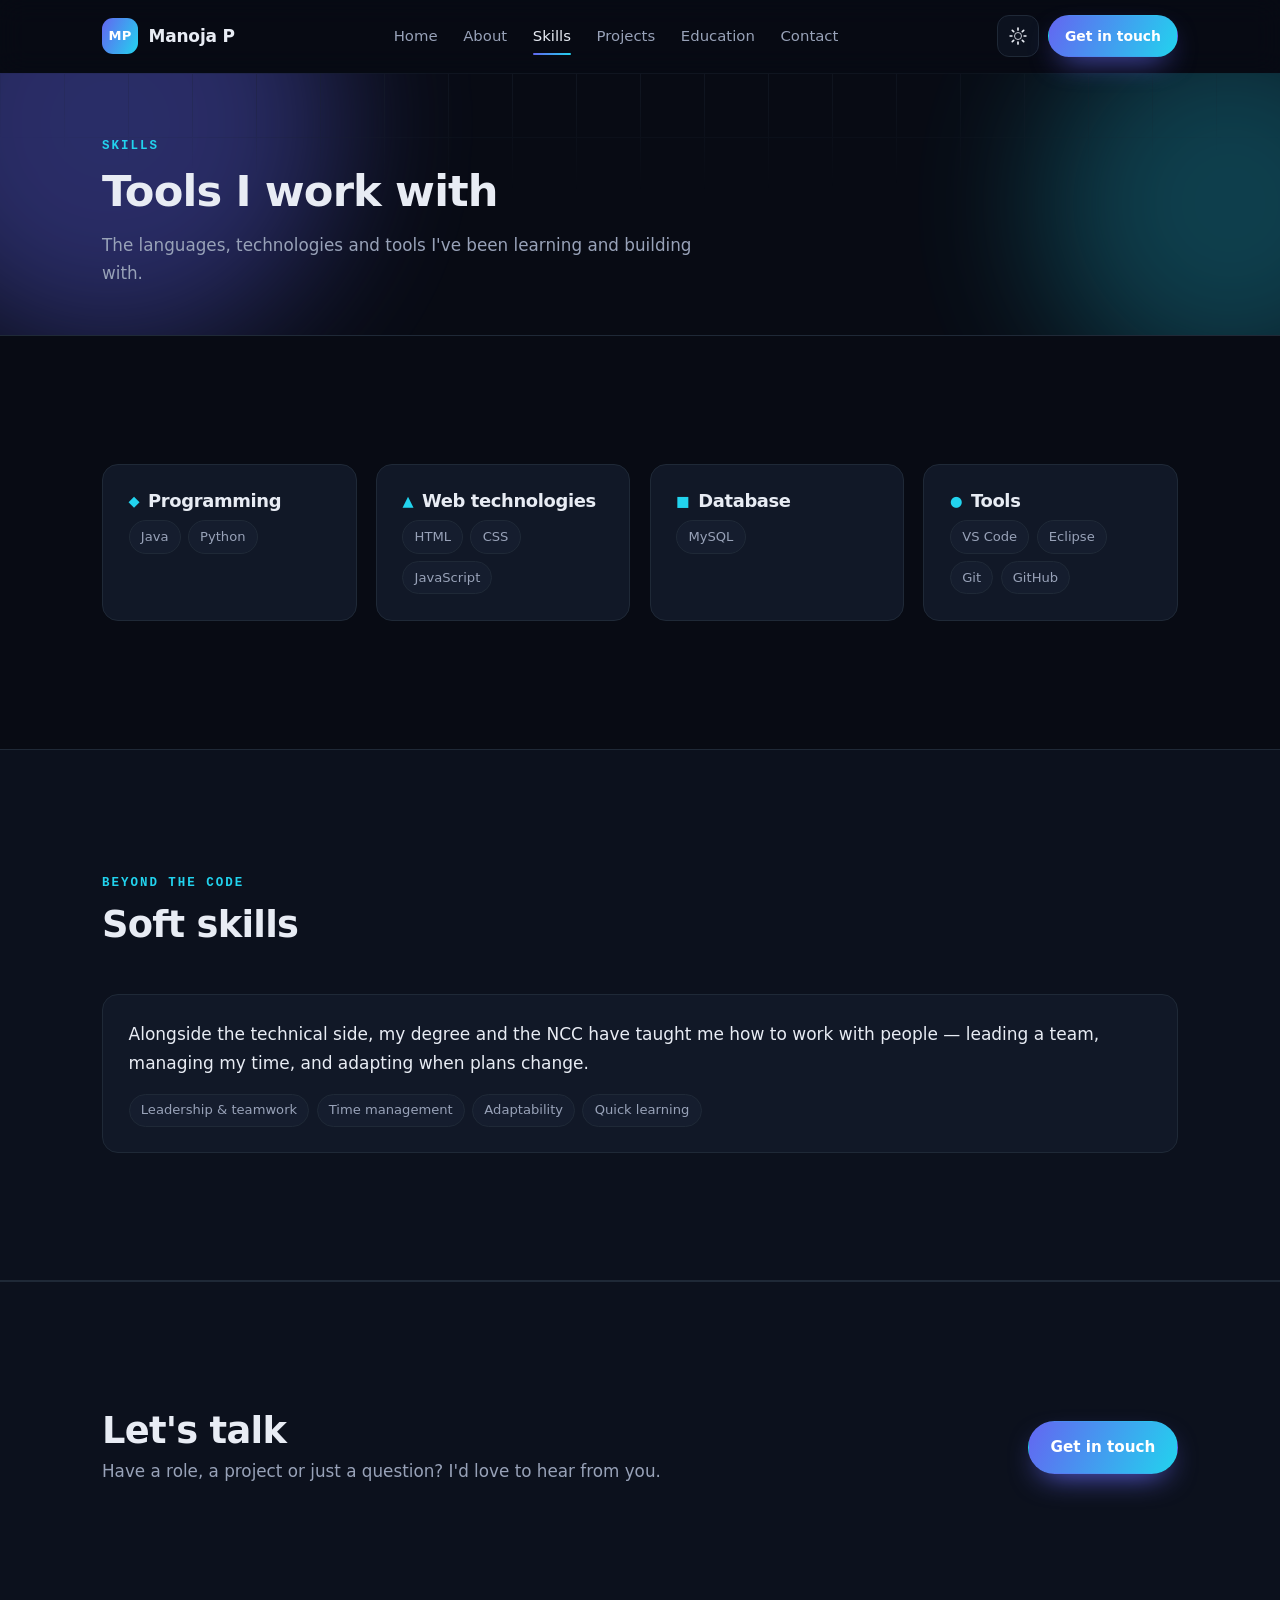
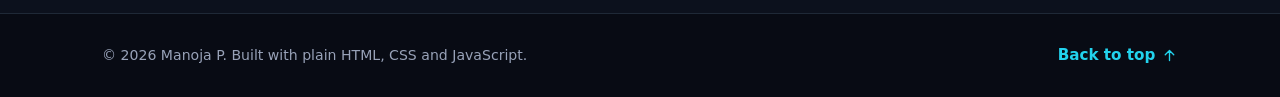
<file: skills.html>
<!DOCTYPE html>
<html lang="en" data-theme="dark">
<head>
<meta charset="UTF-8" />
<meta name="viewport" content="width=device-width, initial-scale=1.0" />
<title>Skills — Manoja P</title>
<meta name="description" content="The programming languages, web technologies, databases and tools Manoja P works with." />
<meta name="theme-color" content="#0b0f19" />

<meta property="og:type" content="website" />
<meta property="og:title" content="Skills — Manoja P" />
<meta property="og:description" content="The programming languages, web technologies, databases and tools Manoja P works with." />
<!-- Live at GitHub Pages. If the site moves to another domain or the repo is
     renamed, update the four absolute URLs below (search for "SITE_URL"). -->
<meta property="og:url" content="https://manoja-p.github.io/portfolio/" />
<meta property="og:image" content="https://manoja-p.github.io/portfolio/assets/img/og-cover.png" />
<meta property="og:image:width" content="1200" />
<meta property="og:image:height" content="630" />
<meta property="og:image:alt" content="Manoja P — Information Technology Graduate" />
<meta name="twitter:card" content="summary_large_image" />
<meta name="twitter:title" content="Skills — Manoja P" />
<meta name="twitter:description" content="The programming languages, web technologies, databases and tools Manoja P works with." />
<meta name="twitter:image" content="https://manoja-p.github.io/portfolio/assets/img/og-cover.png" />

<link rel="icon" href="assets/favicon.svg" type="image/svg+xml" />
<link rel="stylesheet" href="assets/css/base.css" />
<link rel="stylesheet" href="assets/css/sections.css" />
<link rel="stylesheet" href="assets/css/extras.css" />
<script>
  // Apply the saved theme before first paint to avoid a flash.
  try {
    var saved = localStorage.getItem("theme");
    if (saved) document.documentElement.dataset.theme = saved;
  } catch (e) {}
</script>
</head>
<body>
<a class="skip-link" href="#main">Skip to content</a>

<header class="site-header" id="header">
  <div class="wrap header-inner">
    <a class="brand" href="index.html" aria-label="Home">
      <span class="brand-mark" aria-hidden="true">MP</span>
      <span class="brand-text">Manoja&nbsp;P</span>
    </a>

    <nav class="nav" id="nav" aria-label="Primary">
      <a href="index.html">Home</a>
      <a href="about.html">About</a>
      <a href="skills.html" class="active" aria-current="page">Skills</a>
      <a href="projects.html">Projects</a>
      <a href="education.html">Education</a>
      <a href="contact.html">Contact</a>
    </nav>

    <div class="header-actions">
      <button class="icon-btn" id="theme-toggle" type="button" aria-label="Switch theme" aria-pressed="false">
        <svg class="i-sun" viewBox="0 0 24 24" aria-hidden="true"><circle cx="12" cy="12" r="4.2"/><g stroke-width="2" stroke-linecap="round"><path d="M12 2.5v2.2M12 19.3v2.2M2.5 12h2.2M19.3 12h2.2M5.2 5.2l1.6 1.6M17.2 17.2l1.6 1.6M18.8 5.2l-1.6 1.6M6.8 17.2l-1.6 1.6"/></g></svg>
        <svg class="i-moon" viewBox="0 0 24 24" aria-hidden="true"><path d="M20.5 14.6A8.6 8.6 0 0 1 9.4 3.5a8.6 8.6 0 1 0 11.1 11.1Z"/></svg>
      </button>
      <a class="btn btn-sm btn-primary hide-sm" href="contact.html">Get in touch</a>
      <button class="icon-btn menu-btn" id="menu-btn" type="button" aria-label="Open menu" aria-expanded="false" aria-controls="nav">
        <svg viewBox="0 0 24 24" aria-hidden="true"><g stroke-width="2" stroke-linecap="round"><path d="M4 7h16M4 12h16M4 17h16"/></g></svg>
      </button>
    </div>
  </div>
</header>

<main id="main">
<span id="top"></span>

<section class="page-hero">
  <div class="hero-bg" aria-hidden="true">
    <span class="orb orb-1"></span>
    <span class="orb orb-2"></span>
    <span class="grid-lines"></span>
  </div>
  <div class="wrap">
    <p class="kicker">Skills</p>
    <h1>Tools I work with</h1>
    <p class="lede">The languages, technologies and tools I've been learning and building with.</p>
  </div>
</section>

<section class="section">
  <div class="wrap skills-grid">
    <article class="card reveal">
      <h3><span class="ico" aria-hidden="true">◆</span> Programming</h3>
      <ul class="tags"><li>Java</li><li>Python</li></ul>
    </article>
    <article class="card reveal">
      <h3><span class="ico" aria-hidden="true">▲</span> Web technologies</h3>
      <ul class="tags"><li>HTML</li><li>CSS</li><li>JavaScript</li></ul>
    </article>
    <article class="card reveal">
      <h3><span class="ico" aria-hidden="true">■</span> Database</h3>
      <ul class="tags"><li>MySQL</li></ul>
    </article>
    <article class="card reveal">
      <h3><span class="ico" aria-hidden="true">●</span> Tools</h3>
      <ul class="tags"><li>VS Code</li><li>Eclipse</li><li>Git</li><li>GitHub</li></ul>
    </article>
  </div>
</section>

<section class="section section-alt">
  <div class="wrap">
    <header class="section-head reveal">
      <p class="kicker">Beyond the code</p>
      <h2>Soft skills</h2>
    </header>
    <article class="card reveal">
      <p>
        Alongside the technical side, my degree and the NCC have taught me how to
        work with people — leading a team, managing my time, and adapting when
        plans change.
      </p>
      <ul class="tags">
            <li>Leadership &amp; teamwork</li><li>Time management</li>
            <li>Adaptability</li><li>Quick learning</li>
          </ul>
    </article>
  </div>
</section>

<section class="section cta-band">
  <div class="wrap cta-inner">
    <div>
      <h2>Let's talk</h2>
      <p class="lede">Have a role, a project or just a question? I'd love to hear from you.</p>
    </div>
    <a class="btn btn-primary" href="contact.html">Get in touch</a>
  </div>
</section>
</main>

<footer class="site-footer">
  <div class="wrap footer-inner">
    <p>© <span id="year">2026</span> Manoja P. Built with plain HTML, CSS and JavaScript.</p>
    <a href="#top" class="text-link">Back to top
      <svg viewBox="0 0 24 24" aria-hidden="true"><path d="M12 19V5m0 0-6 6m6-6 6 6" fill="none" stroke-width="1.9" stroke-linecap="round" stroke-linejoin="round"/></svg>
    </a>
  </div>
</footer>

<script src="assets/js/main.js"></script>
</body>
</html>
</file>
<file: assets/css/base.css>
/* base.css — design tokens, reset, layout primitives, buttons and the site header. */

/* ==========================================================================
   Portfolio — single stylesheet
   Sections: 1 tokens · 2 reset · 3 layout · 4 header · 5 hero · 6 about/skills
             7 projects · 8 timeline · 9 contact · 10 footer · 11 responsive
   ========================================================================== */

/* 1. Design tokens ------------------------------------------------------- */
:root {
  --wrap: 1120px;
  --radius: 16px;
  --radius-sm: 10px;
  --ease: cubic-bezier(.22,.61,.36,1);

  --accent: #6366f1;
  --accent-2: #22d3ee;
  --grad: linear-gradient(115deg, var(--accent), var(--accent-2));

  color-scheme: dark;
  --bg: #080b14;
  --bg-alt: #0c111d;
  --surface: #111827;
  --surface-2: #151d2e;
  --border: #1f2937;
  --text: #e8ecf4;
  --text-dim: #98a2b8;
  --shadow: 0 18px 50px -20px rgba(0,0,0,.75);
  --header-bg: rgba(8,11,20,.72);
}

[data-theme="light"] {
  color-scheme: light;
  --bg: #f7f8fc;
  --bg-alt: #eef1f8;
  --surface: #ffffff;
  --surface-2: #f4f6fb;
  --border: #dfe4ee;
  --text: #0f172a;
  --text-dim: #5a6579;
  --shadow: 0 18px 45px -22px rgba(15,23,42,.28);
  --header-bg: rgba(247,248,252,.78);
}

/* 2. Reset --------------------------------------------------------------- */
*, *::before, *::after { box-sizing: border-box; }
html { scroll-behavior: smooth; -webkit-text-size-adjust: 100%; }
body {
  margin: 0;
  background: var(--bg);
  color: var(--text);
  font-family: ui-sans-serif, system-ui, -apple-system, "Segoe UI", Roboto, Inter,
    "Helvetica Neue", Arial, sans-serif;
  font-size: 17px;
  line-height: 1.65;
  -webkit-font-smoothing: antialiased;
  overflow-x: hidden;
}
img { max-width: 100%; display: block; }
a { color: inherit; text-decoration: none; }
button { font: inherit; color: inherit; }
h1, h2, h3 { line-height: 1.15; margin: 0 0 .5em; letter-spacing: -.02em; font-weight: 700; }
h1 { font-size: clamp(2.1rem, 6vw, 3.6rem); }
h2 { font-size: clamp(1.6rem, 3.4vw, 2.3rem); }
h3 { font-size: 1.12rem; }
p { margin: 0 0 1em; }
ul, ol, dl { margin: 0; padding: 0; list-style: none; }
:focus-visible { outline: 2px solid var(--accent-2); outline-offset: 3px; border-radius: 4px; }
::selection { background: var(--accent); color: #fff; }

.skip-link {
  position: absolute; left: 1rem; top: -100px; z-index: 200;
  background: var(--accent); color: #fff; padding: .6rem 1rem; border-radius: 8px;
  transition: top .2s var(--ease);
}
.skip-link:focus { top: 1rem; }

/* 3. Layout -------------------------------------------------------------- */
.wrap { width: 100%; max-width: var(--wrap); margin-inline: auto; padding-inline: 22px; }
.section { padding: clamp(4.5rem, 10vw, 8rem) 0; position: relative; }
.section-alt { background: var(--bg-alt); }
.section-alt::before, .section-alt::after {
  content: ""; position: absolute; left: 0; right: 0; height: 1px; background: var(--border);
}
.section-alt::before { top: 0; } .section-alt::after { bottom: 0; }

.section-head { max-width: 46rem; margin-bottom: 3rem; }
.kicker {
  font: 600 .78rem/1 ui-monospace, SFMono-Regular, Menlo, monospace;
  letter-spacing: .16em; text-transform: uppercase;
  color: var(--accent-2); margin: 0 0 .9rem;
}
.lede { color: var(--text-dim); font-size: 1.05rem; max-width: 38rem; }

.card {
  background: var(--surface);
  border: 1px solid var(--border);
  border-radius: var(--radius);
  padding: 1.6rem;
  transition: transform .35s var(--ease), border-color .35s var(--ease);
}
.card:hover { transform: translateY(-4px); border-color: color-mix(in oklab, var(--accent) 55%, var(--border)); }

/* buttons */
.btn {
  display: inline-flex; align-items: center; justify-content: center; gap: .5rem;
  padding: .8rem 1.35rem; border-radius: 999px; border: 1px solid transparent;
  font-weight: 600; font-size: .95rem; cursor: pointer; white-space: nowrap;
  transition: transform .2s var(--ease), box-shadow .3s var(--ease),
              background .3s var(--ease), border-color .3s var(--ease);
}
.btn:hover { transform: translateY(-2px); }
.btn-primary { background: var(--grad); color: #fff; box-shadow: 0 12px 30px -12px var(--accent); }
.btn-primary:hover { box-shadow: 0 18px 38px -14px var(--accent); }
.btn-ghost { border-color: var(--border); background: color-mix(in oklab, var(--surface) 70%, transparent); }
.btn-ghost:hover { border-color: var(--accent); }
.btn-sm { padding: .55rem 1rem; font-size: .87rem; }

.text-link {
  display: inline-flex; align-items: center; gap: .35rem;
  font-weight: 600; color: var(--accent-2); font-size: .95rem;
}
.text-link svg { width: 17px; height: 17px; stroke: currentColor; fill: none; transition: transform .25s var(--ease); }
.text-link:hover svg { transform: translate(2px, -2px); }

.icon-btn {
  display: grid; place-items: center; width: 42px; height: 42px;
  border-radius: 12px; border: 1px solid var(--border);
  background: color-mix(in oklab, var(--surface) 60%, transparent);
  cursor: pointer; transition: border-color .25s var(--ease), background .25s var(--ease);
}
.icon-btn:hover { border-color: var(--accent); }
.icon-btn svg { width: 20px; height: 20px; stroke: currentColor; fill: none; }

/* 4. Header -------------------------------------------------------------- */
.site-header {
  position: sticky; top: 0; z-index: 100;
  backdrop-filter: blur(14px);
  background: var(--header-bg);
  border-bottom: 1px solid transparent;
  transition: border-color .3s var(--ease), background .3s var(--ease);
}
.site-header.scrolled { border-bottom-color: var(--border); }
.header-inner { display: flex; align-items: center; justify-content: space-between; gap: 1rem; height: 72px; }

.brand { display: inline-flex; align-items: center; gap: .65rem; font-weight: 700; letter-spacing: -.01em; }
.brand-mark {
  display: grid; place-items: center; width: 36px; height: 36px; border-radius: 11px;
  background: var(--grad); color: #fff; font-size: .82rem; font-weight: 800; letter-spacing: .02em;
}

.nav { display: flex; gap: 1.6rem; }
.nav a { position: relative; font-size: .93rem; color: var(--text-dim); transition: color .25s var(--ease); }
.nav a::after {
  content: ""; position: absolute; left: 0; bottom: -7px; height: 2px; width: 0;
  background: var(--grad); border-radius: 2px; transition: width .3s var(--ease);
}
.nav a:hover, .nav a.active { color: var(--text); }
.nav a:hover::after, .nav a.active::after { width: 100%; }

.header-actions { display: flex; align-items: center; gap: .55rem; }
.menu-btn { display: none; }
#theme-toggle .i-moon { display: none; }
[data-theme="light"] #theme-toggle .i-sun { display: none; }
[data-theme="light"] #theme-toggle .i-moon { display: block; }
</file>
<file: assets/css/sections.css>
/* sections.css — hero, about & skills, and project cards. */

/* 5. Hero ---------------------------------------------------------------- */
.hero { position: relative; padding: clamp(3.5rem, 8vw, 6rem) 0 clamp(3rem, 6vw, 4.5rem); overflow: hidden; }
.hero-bg { position: absolute; inset: 0; pointer-events: none; z-index: 0; }
.orb { position: absolute; border-radius: 50%; filter: blur(80px); opacity: .5; }
.orb-1 { width: 460px; height: 460px; background: var(--accent); top: -180px; left: -120px; }
.orb-2 { width: 380px; height: 380px; background: var(--accent-2); top: -60px; right: -140px; opacity: .35; }
.grid-lines {
  position: absolute; inset: 0;
  background-image: linear-gradient(var(--border) 1px, transparent 1px),
                    linear-gradient(90deg, var(--border) 1px, transparent 1px);
  background-size: 64px 64px;
  -webkit-mask-image: radial-gradient(ellipse 80% 60% at 50% 0%, #000 10%, transparent 75%);
  mask-image: radial-gradient(ellipse 80% 60% at 50% 0%, #000 10%, transparent 75%);
  opacity: .5;
}
.hero-inner {
  position: relative; z-index: 1;
  display: grid; grid-template-columns: 1.15fr .85fr; gap: clamp(2rem, 5vw, 4rem); align-items: center;
}
.eyebrow {
  display: inline-flex; align-items: center; gap: .5rem;
  font-size: .82rem; font-weight: 600; color: var(--text-dim);
  border: 1px solid var(--border); border-radius: 999px; padding: .35rem .85rem;
  background: color-mix(in oklab, var(--surface) 60%, transparent); margin: 0 0 1.4rem;
}
.dot { width: 8px; height: 8px; border-radius: 50%; background: #34d399; box-shadow: 0 0 0 0 rgba(52,211,153,.7); animation: pulse 2.2s infinite; }
@keyframes pulse { 70% { box-shadow: 0 0 0 9px rgba(52,211,153,0); } 100% { box-shadow: 0 0 0 0 rgba(52,211,153,0); } }
.grad { background: var(--grad); -webkit-background-clip: text; background-clip: text; color: transparent; }
.hero .lede { font-size: 1.12rem; }
.cta-row { display: flex; flex-wrap: wrap; gap: .8rem; margin: 1.9rem 0 1.7rem; }

.socials { display: flex; gap: .55rem; }
.socials a {
  display: grid; place-items: center; width: 40px; height: 40px; border-radius: 12px;
  border: 1px solid var(--border); color: var(--text-dim);
  transition: color .25s var(--ease), border-color .25s var(--ease), transform .25s var(--ease);
}
.socials a:hover { color: var(--text); border-color: var(--accent); transform: translateY(-3px); }
.socials svg { width: 19px; height: 19px; fill: currentColor; stroke: currentColor; }

.hero-visual { display: grid; place-items: center; }
.avatar-card { position: relative; width: min(100%, 400px); }
.avatar-card::before {
  content: ""; position: absolute; inset: -6% -6% -12% -6%;
  background: var(--grad); filter: blur(48px); opacity: .35; border-radius: 50%;
}
.avatar-card img {
  position: relative; border-radius: 22px; border: 1px solid var(--border);
  background: var(--surface); box-shadow: var(--shadow);
  animation: float 7s ease-in-out infinite;
}
@keyframes float { 50% { transform: translateY(-12px); } }
.code-chip {
  position: absolute; bottom: -18px; left: -14px;
  font: 500 .78rem/1 ui-monospace, SFMono-Regular, Menlo, monospace;
  background: var(--surface); border: 1px solid var(--border); border-radius: 10px;
  padding: .55rem .8rem; box-shadow: var(--shadow); white-space: nowrap;
}
.c-key { color: #c084fc; } .c-var { color: var(--accent-2); }
.c-op { color: var(--text-dim); } .c-str { color: #4ade80; }

.stats {
  position: relative; z-index: 1;
  display: grid; grid-template-columns: repeat(4, 1fr); gap: 1rem;
  margin-top: clamp(3rem, 7vw, 5rem);
  border-top: 1px solid var(--border); padding-top: 2rem;
}
.stat strong {
  display: block; font-size: clamp(1.5rem, 3.5vw, 2.1rem); font-weight: 800;
  background: var(--grad); -webkit-background-clip: text; background-clip: text; color: transparent;
}
.stat span { font-size: .85rem; color: var(--text-dim); }

/* 6. About & skills ------------------------------------------------------ */
.about-grid { display: grid; grid-template-columns: 1.35fr .65fr; gap: clamp(2rem, 5vw, 4rem); }
.about-text p { color: var(--text-dim); }
.about-text strong { color: var(--text); }
.about-facts {
  background: var(--surface); border: 1px solid var(--border);
  border-radius: var(--radius); padding: 1.6rem; align-self: start;
}
.about-facts h3 { color: var(--text-dim); text-transform: uppercase; letter-spacing: .1em; font-size: .78rem; }
.about-facts dl > div { display: flex; justify-content: space-between; gap: 1rem; padding: .68rem 0; border-bottom: 1px dashed var(--border); }
.about-facts dl > div:last-child { border-bottom: 0; }
.about-facts dt { color: var(--text-dim); font-size: .9rem; }
.about-facts dd { margin: 0; font-weight: 600; font-size: .9rem; text-align: right; }
.pill-ok { color: #34d399; }
.soft-skills-label {
  margin: 1.6rem 0 .7rem;
  font-size: .78rem; font-weight: 600; letter-spacing: .12em;
  text-transform: uppercase; color: var(--text-dim);
}
.cv-line { margin: 1.8rem 0 0; }

.skills-grid { display: grid; grid-template-columns: repeat(auto-fit, minmax(230px, 1fr)); gap: 1.2rem; }
.skills-grid h3 { display: flex; align-items: center; gap: .55rem; }
.skills-grid .ico { color: var(--accent-2); font-size: .9rem; }
.tags { display: flex; flex-wrap: wrap; gap: .45rem; }
.tags li {
  font-size: .82rem; padding: .3rem .7rem; border-radius: 999px;
  background: var(--surface-2); border: 1px solid var(--border); color: var(--text-dim);
}
.tags.sm li { font-size: .76rem; padding: .22rem .6rem; }

/* 7. Projects ------------------------------------------------------------ */
.projects-grid { display: grid; grid-template-columns: repeat(2, 1fr); gap: 1.4rem; }
.project {
  background: var(--surface); border: 1px solid var(--border); border-radius: var(--radius);
  overflow: hidden; display: flex; flex-direction: column;
  transition: transform .35s var(--ease), border-color .35s var(--ease), box-shadow .35s var(--ease);
}
.project:hover { transform: translateY(-6px); border-color: color-mix(in oklab, var(--accent) 55%, var(--border)); box-shadow: var(--shadow); }
.project-thumb {
  aspect-ratio: 16 / 9; display: grid; place-items: center; position: relative;
  border-bottom: 1px solid var(--border); overflow: hidden;
}
.project-thumb span { font: 800 2.4rem/1 ui-monospace, monospace; color: rgba(255,255,255,.85); letter-spacing: .05em; }
.thumb-1 { background: linear-gradient(135deg, #6366f1, #8b5cf6); }
.thumb-2 { background: linear-gradient(135deg, #0891b2, #22d3ee); }
.thumb-3 { background: linear-gradient(135deg, #db2777, #f97316); }
.thumb-4 { background: linear-gradient(135deg, #059669, #84cc16); }
.project-thumb::after {
  content: ""; position: absolute; inset: 0;
  background: radial-gradient(circle at 30% 20%, rgba(255,255,255,.28), transparent 55%);
}
.project-body { padding: 1.4rem; display: flex; flex-direction: column; gap: .7rem; flex: 1; }
.project-body p { color: var(--text-dim); font-size: .95rem; margin: 0; flex: 1; }
.project-links { display: flex; gap: 1.2rem; margin-top: .3rem; }
</file>
<file: assets/css/extras.css>
/* extras.css — timeline, contact, footer, multi-page pieces and responsive rules. */

/* 8. Timeline ------------------------------------------------------------ */
.timeline { position: relative; padding-left: 2rem; }
.timeline::before {
  content: ""; position: absolute; left: 7px; top: 6px; bottom: 6px; width: 2px;
  background: linear-gradient(var(--accent), var(--accent-2)); opacity: .45; border-radius: 2px;
}
.timeline li { position: relative; padding: 0 0 2.2rem 0; }
.timeline li:last-child { padding-bottom: 0; }
.timeline li::before {
  content: ""; position: absolute; left: -2rem; top: .5rem;
  width: 16px; height: 16px; border-radius: 50%;
  background: var(--bg); border: 3px solid var(--accent);
}
.section-alt .timeline li::before { background: var(--bg-alt); }
.when { font: 600 .8rem/1 ui-monospace, monospace; color: var(--accent-2); letter-spacing: .04em; }
.what h3 { margin: .5rem 0 .35rem; }
.what .at { color: var(--text-dim); font-weight: 500; }
.what p { color: var(--text-dim); font-size: .95rem; margin: 0; max-width: 44rem; }

.subhead { margin: 3.2rem 0 1.3rem; font-size: 1.05rem; }
.awards-grid { display: grid; grid-template-columns: repeat(auto-fit, minmax(280px, 1fr)); gap: 1.2rem; }
.awards-grid h3 { font-size: 1rem; }
.awards-grid p { margin: 0; color: var(--text-dim); font-size: .92rem; }

/* 9. Contact ------------------------------------------------------------- */
.contact-grid { display: grid; grid-template-columns: 1fr 1fr; gap: clamp(2rem, 5vw, 4rem); align-items: start; }
.contact-list { display: grid; gap: .8rem; margin-top: 1.5rem; }
.contact-list li { display: flex; align-items: center; gap: .8rem; color: var(--text-dim); }
.contact-list .ico {
  display: grid; place-items: center; width: 38px; height: 38px; border-radius: 11px;
  background: var(--surface); border: 1px solid var(--border); color: var(--accent-2);
}
.contact-list a:hover { color: var(--accent-2); }

.contact-form {
  background: var(--surface); border: 1px solid var(--border);
  border-radius: var(--radius); padding: 1.7rem; display: grid; gap: 1rem;
}
.field { display: grid; gap: .4rem; }
.field label { font-size: .85rem; font-weight: 600; color: var(--text-dim); }
.field input, .field textarea {
  width: 100%; padding: .78rem .9rem; border-radius: var(--radius-sm);
  background: var(--surface-2); border: 1px solid var(--border); color: var(--text);
  font: inherit; font-size: .95rem; resize: vertical;
  transition: border-color .25s var(--ease), box-shadow .25s var(--ease);
}
.field input:focus, .field textarea:focus {
  outline: none; border-color: var(--accent);
  box-shadow: 0 0 0 3px color-mix(in oklab, var(--accent) 25%, transparent);
}
.field input[aria-invalid="true"], .field textarea[aria-invalid="true"] { border-color: #f87171; }
.form-note { margin: 0; font-size: .9rem; color: var(--text-dim); min-height: 1.2em; }
.form-note.ok { color: #34d399; }
.form-note.err { color: #f87171; }

/* 10. Footer ------------------------------------------------------------- */
.site-footer { border-top: 1px solid var(--border); padding: 1.8rem 0; }
.footer-inner { display: flex; flex-wrap: wrap; gap: 1rem; align-items: center; justify-content: space-between; }
.footer-inner p { margin: 0; font-size: .88rem; color: var(--text-dim); }

/* 10b. Multi-page pieces ------------------------------------------------- */
/* Compact banner used at the top of every inner page. */
.page-hero {
  position: relative; overflow: hidden;
  padding: clamp(2.8rem, 6vw, 4.2rem) 0 clamp(2.2rem, 4vw, 3rem);
  border-bottom: 1px solid var(--border);
}
.page-hero .hero-bg { opacity: .75; }
.page-hero .orb { filter: blur(70px); }
.page-hero > .wrap { position: relative; z-index: 1; }
.page-hero h1 { font-size: clamp(1.85rem, 4.4vw, 2.7rem); margin-bottom: .35em; }
.page-hero .lede { margin-bottom: 0; }

/* Entry links back to the inner pages, shown on the home page. */
.explore-grid { display: grid; grid-template-columns: repeat(auto-fit, minmax(250px, 1fr)); gap: 1.2rem; }
.explore-card { display: flex; flex-direction: column; gap: .6rem; }
.explore-card .ico { font-size: 1.1rem; color: var(--accent-2); }
.explore-card p { margin: 0; color: var(--text-dim); font-size: .93rem; }
.explore-card .text-link { margin-top: auto; padding-top: .6rem; }

/* Bulleted detail lists inside project cards. */
.bullets { display: grid; gap: .45rem; }
.bullets li { position: relative; padding-left: 1.15rem; font-size: .92rem; color: var(--text-dim); }
.bullets li::before {
  content: ""; position: absolute; left: 0; top: .58em;
  width: 6px; height: 6px; border-radius: 50%; background: var(--accent-2);
}

/* Closing call to action. */
.cta-band { background: var(--bg-alt); border-top: 1px solid var(--border); }
.cta-inner { display: flex; flex-wrap: wrap; gap: 1.4rem; align-items: center; justify-content: space-between; }
.cta-inner h2 { margin: 0 0 .3rem; }
.cta-inner .lede { margin: 0; }

/* Reveal on scroll ------------------------------------------------------- */
.reveal { opacity: 0; transform: translateY(24px); transition: opacity .7s var(--ease), transform .7s var(--ease); }
.reveal.in { opacity: 1; transform: none; }

/* 11. Responsive --------------------------------------------------------- */
@media (max-width: 980px) {
  .hero-inner { grid-template-columns: 1fr; }
  .hero-visual { order: -1; margin-bottom: 1rem; }
  .avatar-card { width: min(100%, 320px); }
  .about-grid, .contact-grid { grid-template-columns: 1fr; }
}

/* Six nav items need more room, so the menu collapses earlier. */
@media (max-width: 900px) {
  .hide-sm { display: none; }
  .menu-btn { display: grid; }

  .nav {
    position: fixed; inset: 72px 0 auto 0; left: 0;
    flex-direction: column; gap: 0;
    background: var(--bg); border-top: 1px solid var(--border);
    border-bottom: 1px solid var(--border);
    padding: .5rem 22px 1.4rem;
    transform: translateY(-140%); transition: transform .35s var(--ease);
    box-shadow: var(--shadow);
  }
  .nav.open { transform: none; }
  .nav a { padding: .9rem 0; border-bottom: 1px solid var(--border); font-size: 1rem; }
  .nav a:last-child { border-bottom: 0; }
  .nav a::after { display: none; }
}

@media (max-width: 760px) {
  body { font-size: 16px; }
  .projects-grid { grid-template-columns: 1fr; }
  .stats { grid-template-columns: repeat(2, 1fr); gap: 1.4rem; }
  .cta-inner { flex-direction: column; align-items: flex-start; }
}

@media (max-width: 420px) {
  .brand-text { display: none; }
}

@media (prefers-reduced-motion: reduce) {
  html { scroll-behavior: auto; }
  *, *::before, *::after { animation-duration: .001ms !important; transition-duration: .001ms !important; }
  .reveal { opacity: 1; transform: none; }
}
</file>
